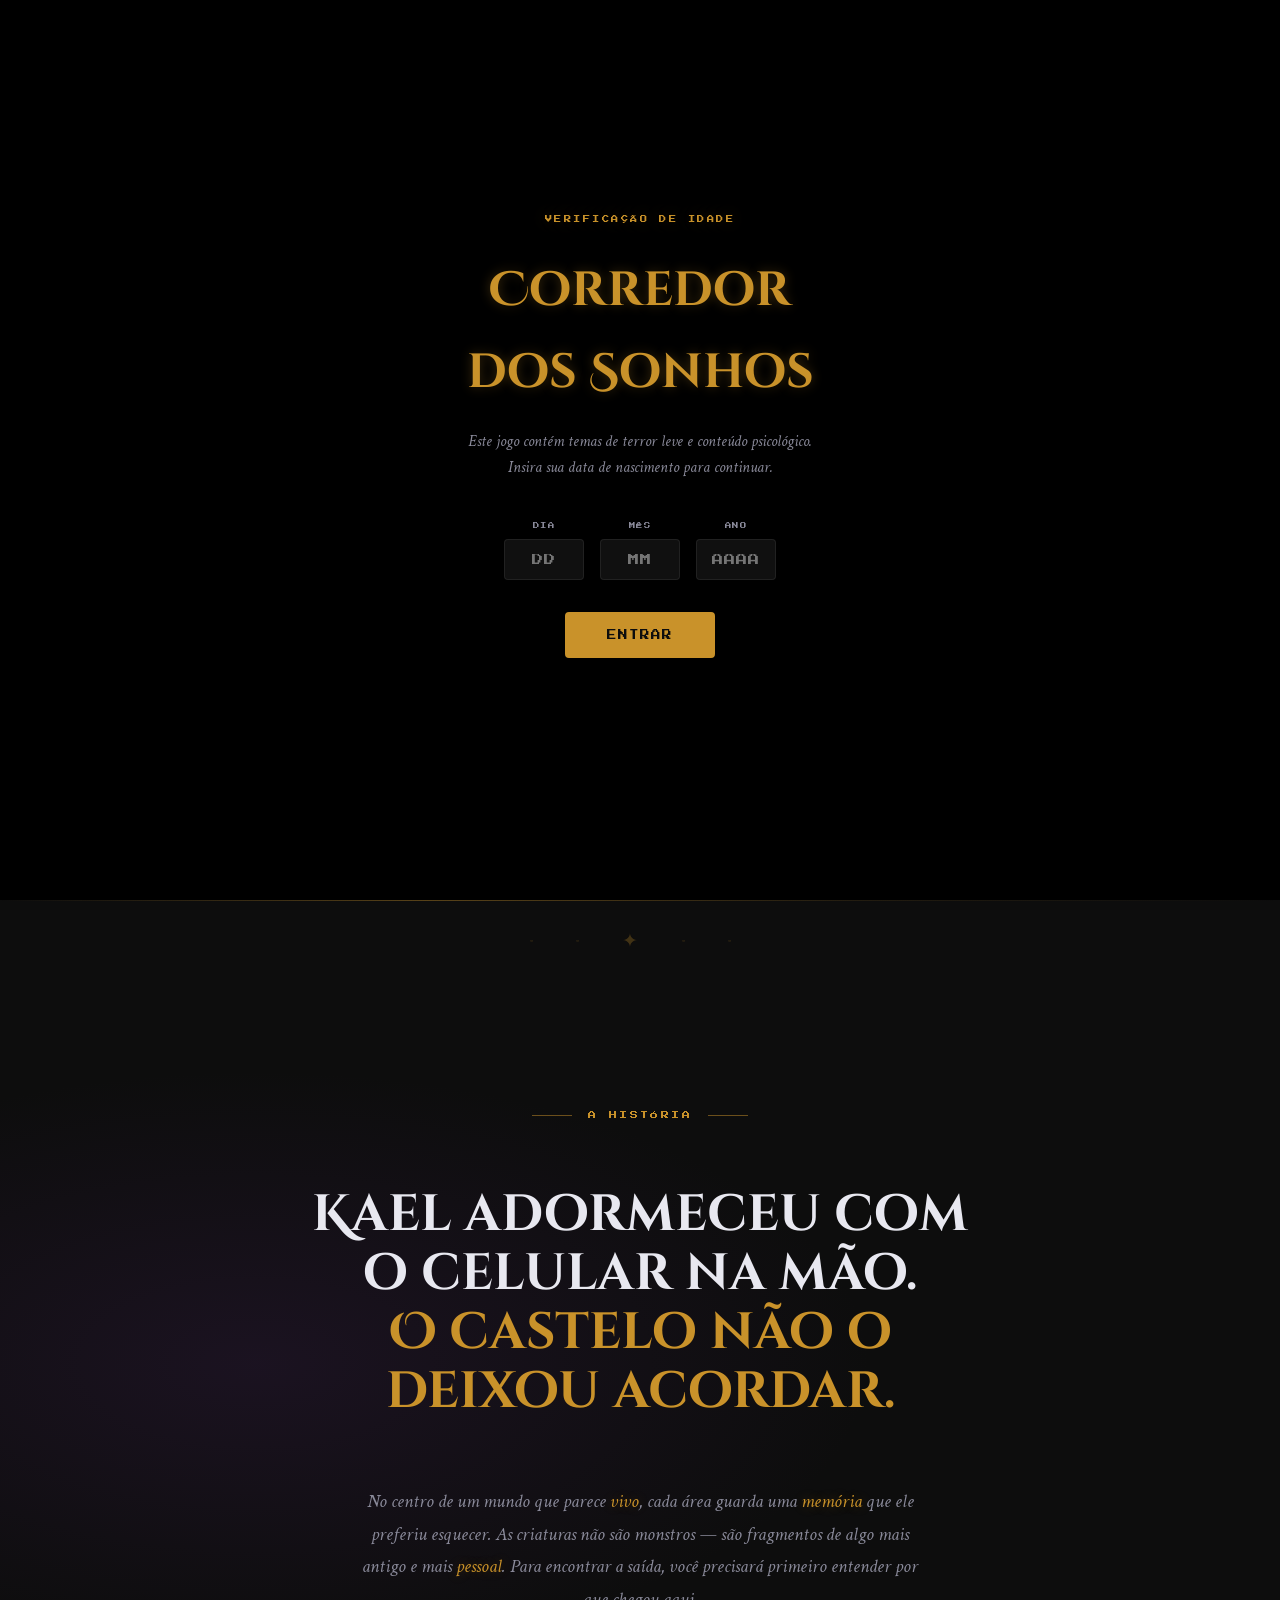
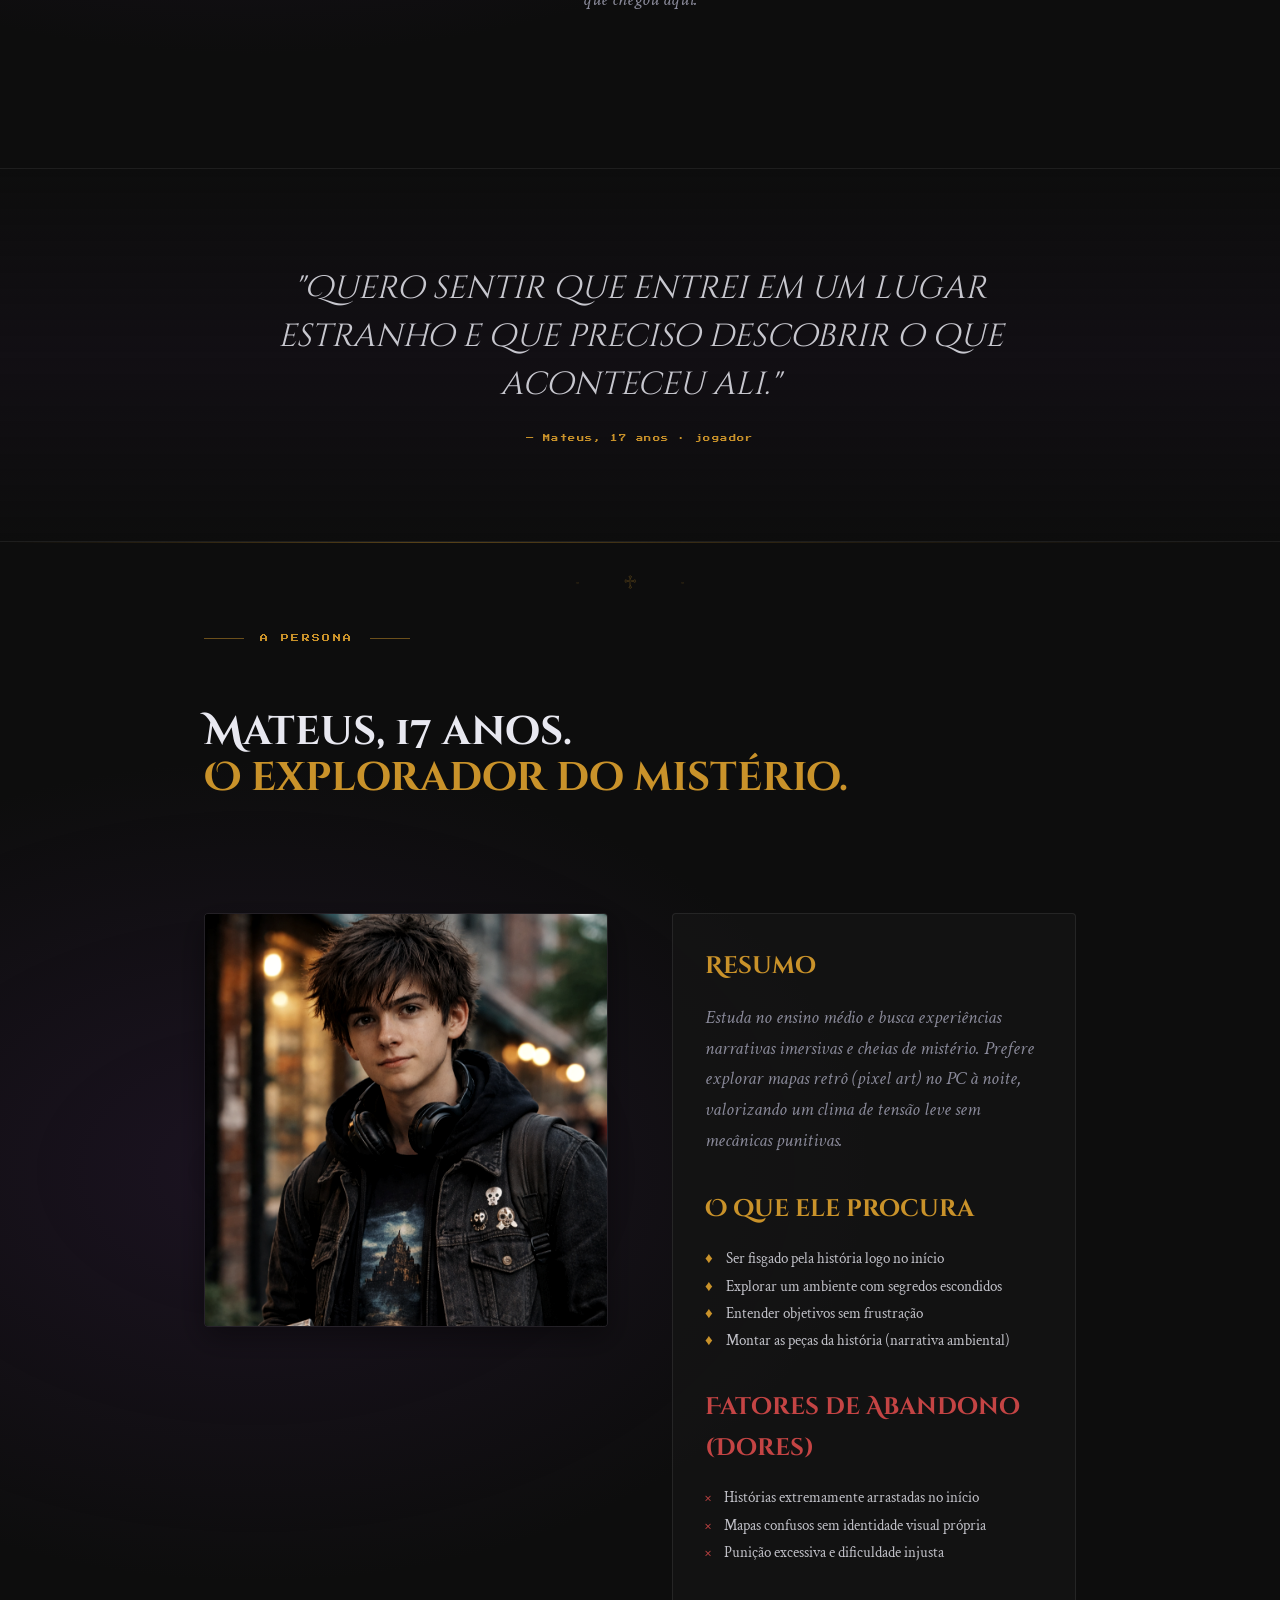
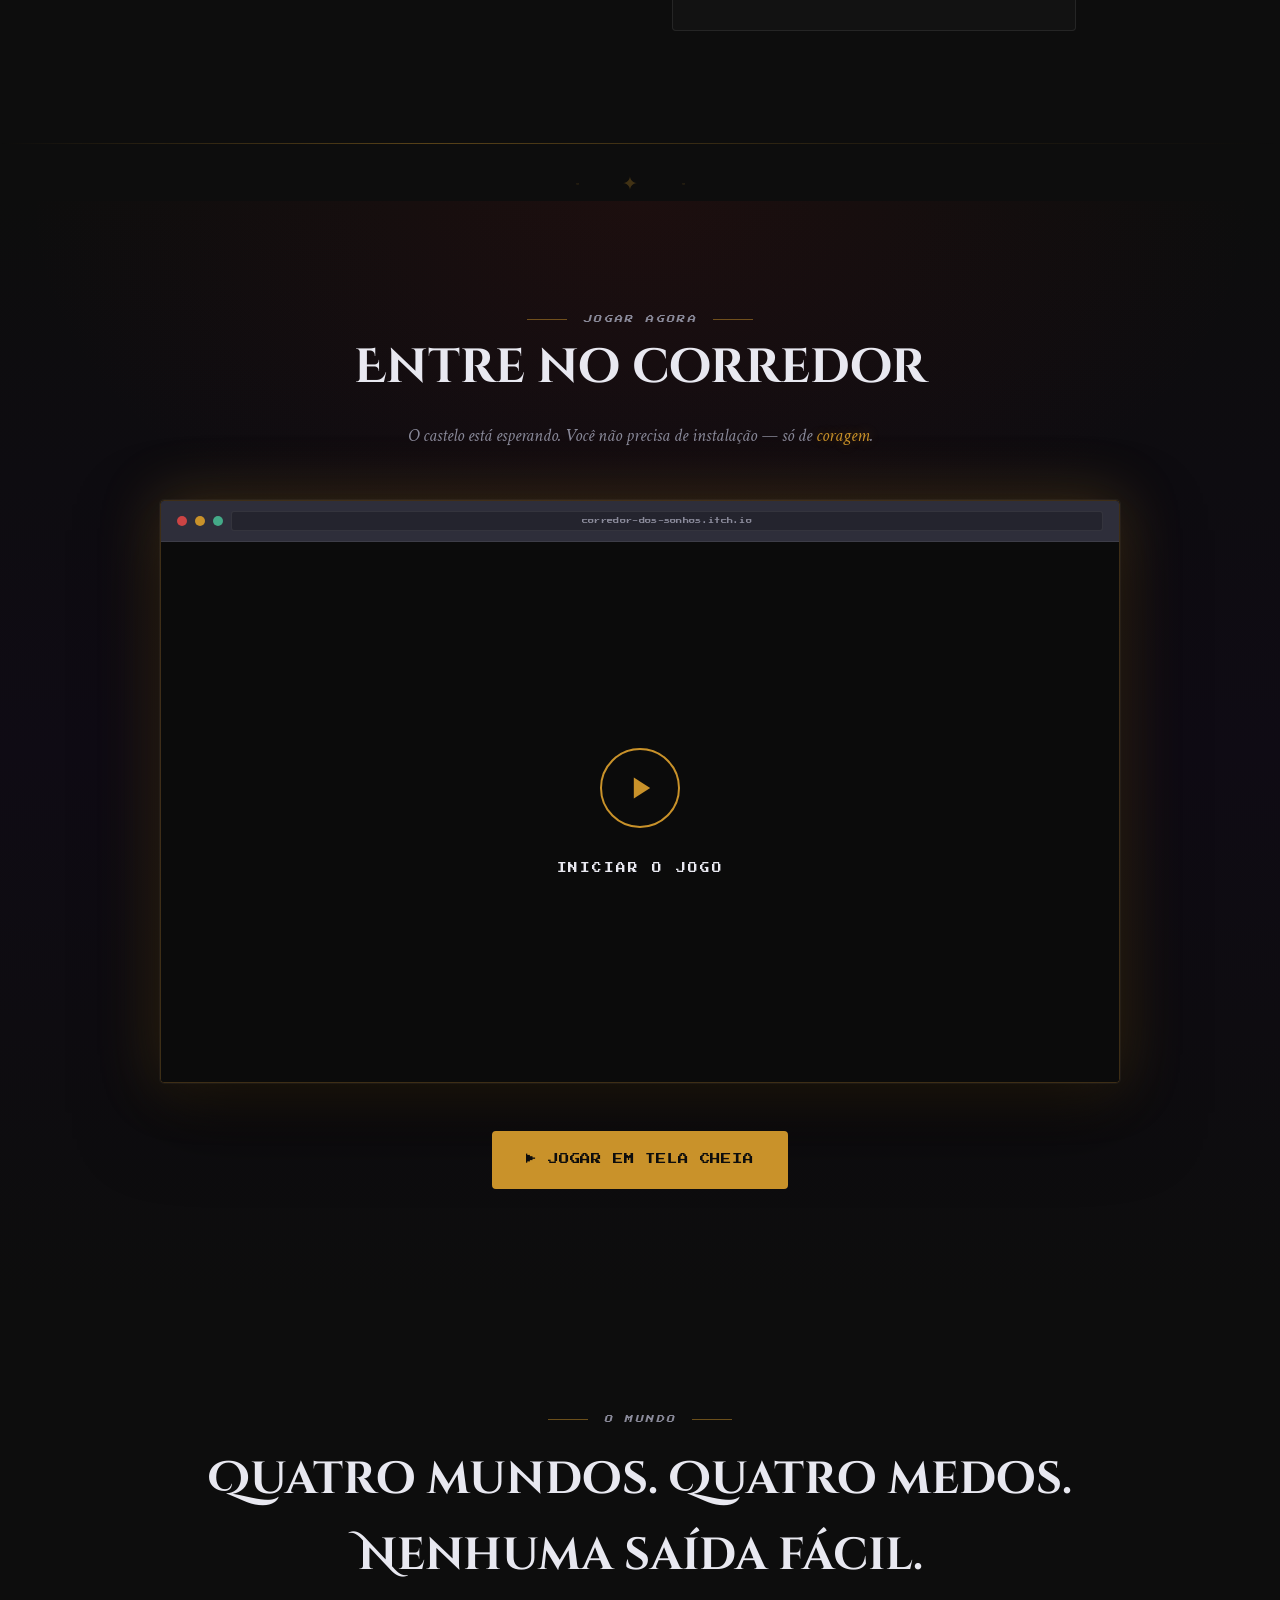
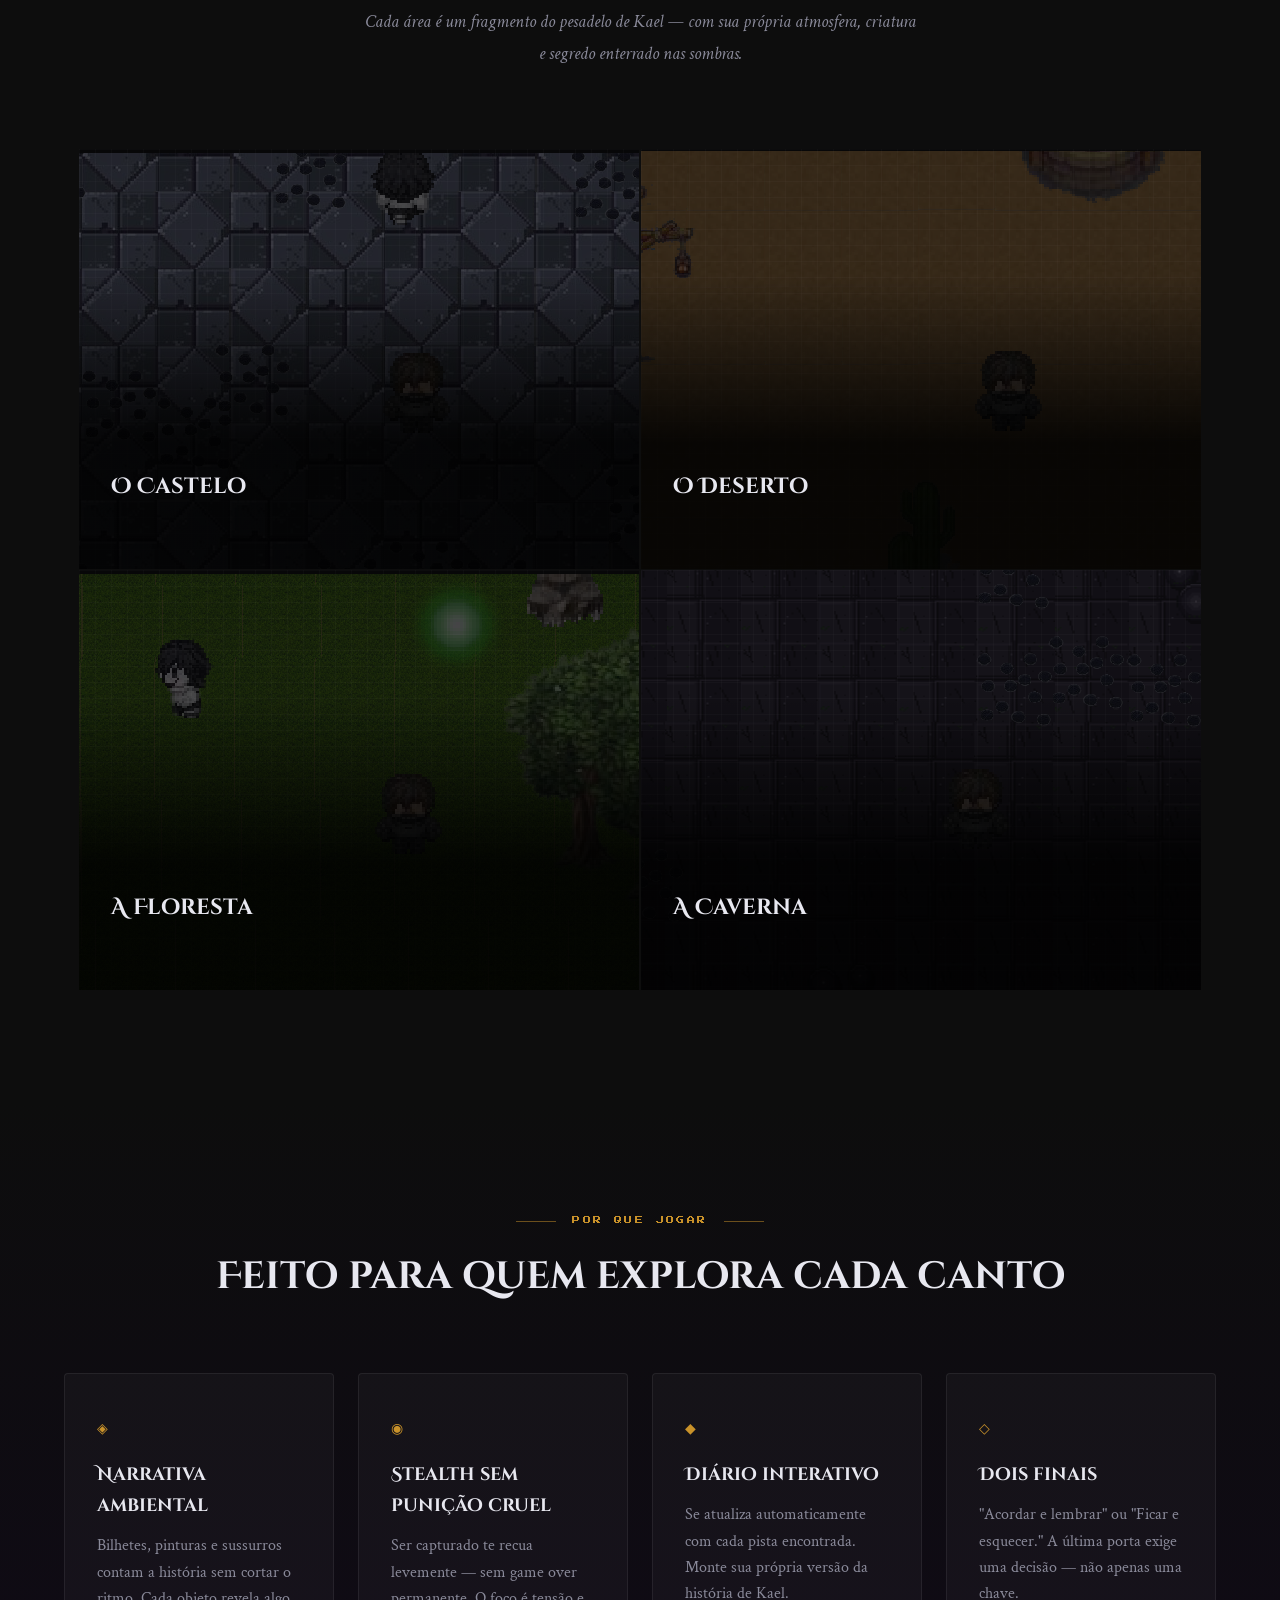
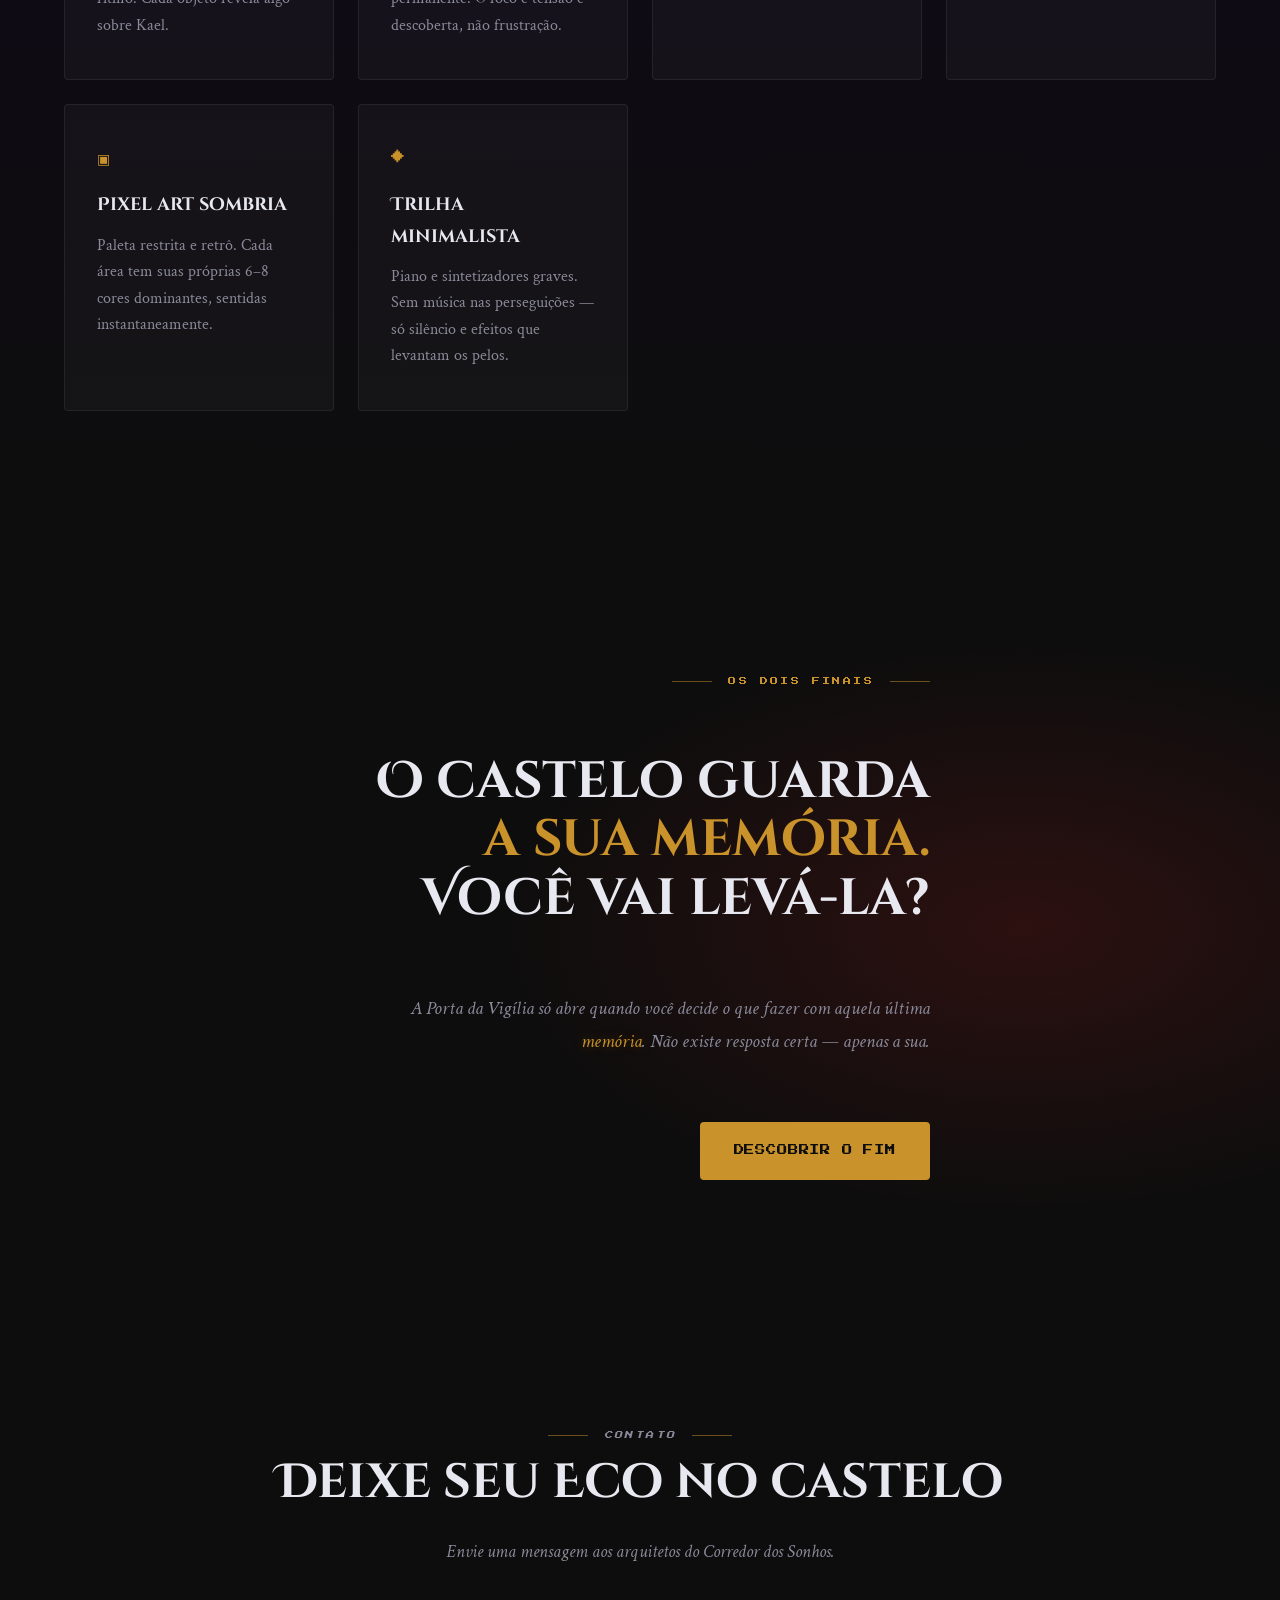
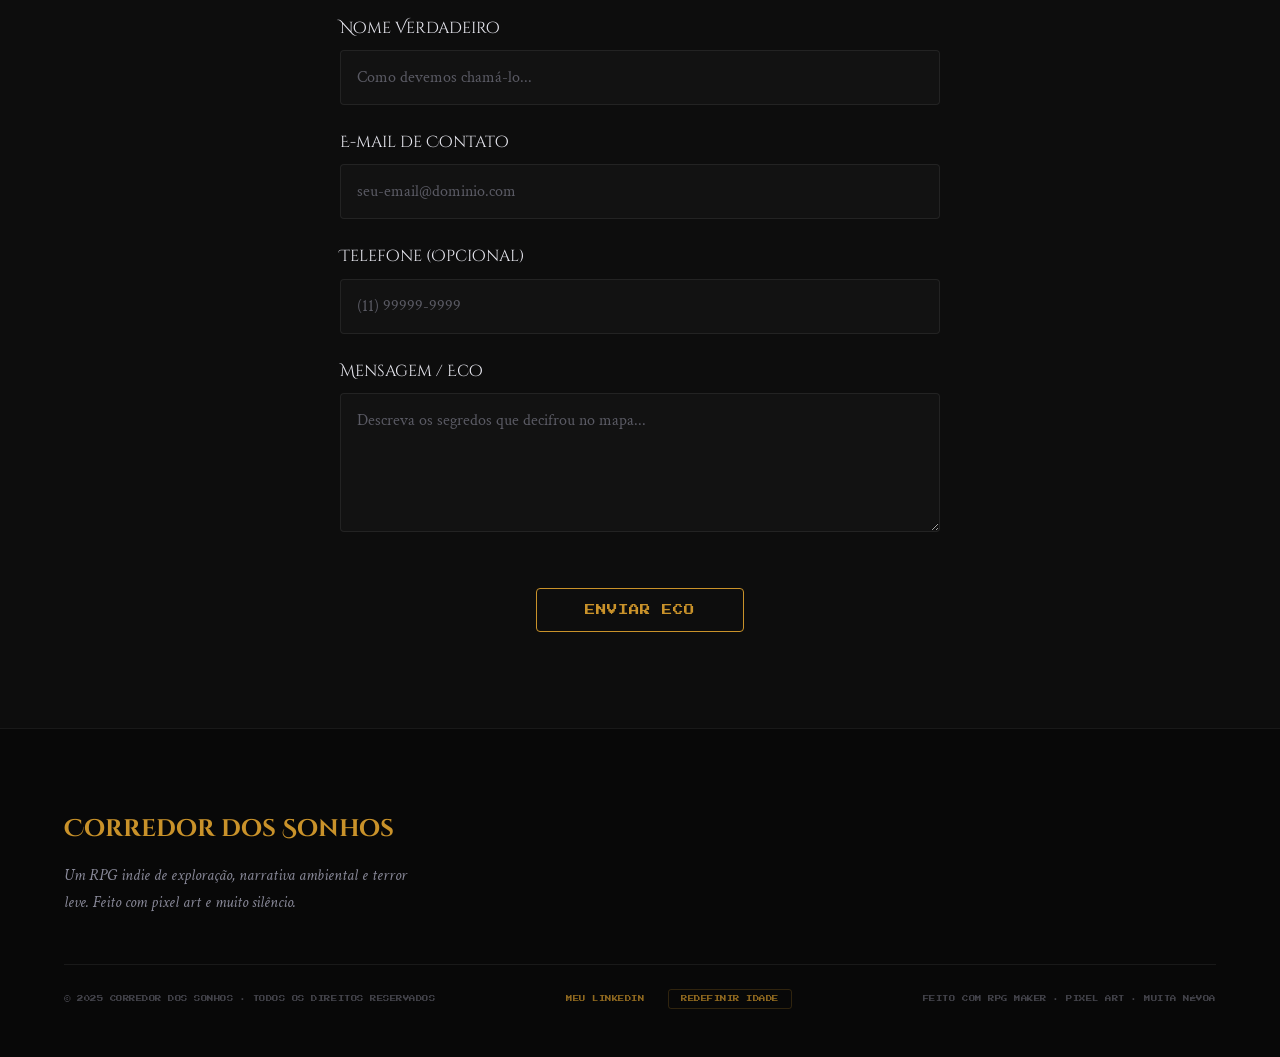
<file: index.html>
<!DOCTYPE html>
<html lang="pt-BR" data-theme="dark">
<head>
  <meta charset="UTF-8" />
  <meta name="viewport" content="width=device-width, initial-scale=1.0" />
  <title>Corredor dos Sonhos</title>
  <link rel="preconnect" href="https://fonts.googleapis.com" />
  <link rel="preconnect" href="https://fonts.gstatic.com" crossorigin />
  <link href="https://fonts.googleapis.com/css2?family=Cinzel+Decorative:wght@400;700;900&family=Crimson+Text:ital,wght@0,400;0,600;1,400&family=Press+Start+2P&display=swap" rel="stylesheet" />
  <link rel="stylesheet" href="./style.css" />
  <link rel="icon" type="image/svg+xml" href="./favicon.svg">
</head>
<body>

  <!-- ─── ALERTA DE GRANDE LANÇAMENTO ─── -->
  <div id="launch-alert" class="launch-alert">
    <div class="launch-alert-inner">
      <p class="launch-alert-label">✦ GRANDE LANÇAMENTO ✦</p>
      <h2 class="launch-alert-title">O Castelo Abriu Suas Portas</h2>
      <p class="launch-alert-desc">Corredor dos Sonhos está disponível agora. O pesadelo começa hoje.</p>
      <button class="launch-alert-close" id="launch-alert-close">ENTRAR NO CASTELO</button>
    </div>
  </div>

  <!-- ─── VERIFICAÇÃO DE IDADE ─── -->
  <div id="age-gate">
    <div class="age-gate-content">
      <p class="age-gate-label">VERIFICAÇÃO DE IDADE</p>
      <h2 class="age-gate-title"><span class="zigzag">Corredor dos Sonhos</span></h2>
      <p class="age-gate-desc">Este jogo contém temas de terror leve e conteúdo psicológico.<br>Insira sua data de nascimento para continuar.</p>
      <div class="age-gate-inputs" id="age-inputs">
        <div class="age-field">
          <label for="age-day">DIA</label>
          <input type="number" id="age-day" min="1" max="31" placeholder="DD" />
        </div>
        <div class="age-field">
          <label for="age-month">MÊS</label>
          <input type="number" id="age-month" min="1" max="12" placeholder="MM" />
        </div>
        <div class="age-field">
          <label for="age-year">ANO</label>
          <input type="number" id="age-year" min="1900" max="2026" placeholder="AAAA" />
        </div>
      </div>
      <button class="age-gate-btn" id="age-submit">ENTRAR</button>
      <p class="age-gate-error" id="age-error"></p>
    </div>
    <div class="age-gate-blocked" id="age-blocked">
      <p class="age-blocked-icon">🚫</p>
      <h2 class="age-blocked-title">Acesso negado</h2>
      <p class="age-blocked-msg">Você precisa ter pelo menos <strong>18 anos</strong> para acessar este conteúdo.</p>
      <p class="age-blocked-sub">Volte quando for mais velho. O castelo não vai a lugar nenhum.</p>
    </div>
  </div>

  <!-- ─── INTRO OVERLAY ─── -->
  <div id="intro">
    <div class="intro-stars"></div>
    <img src="./moon.png" alt="Lua" class="intro-moon" id="intro-moon" />
    <p class="intro-line">você está dormindo...</p>
    <p class="intro-line amber">mas o castelo está acordado.</p>
    <p class="intro-line red">ele te conhece.</p>
    <p class="intro-line">ele lembra de tudo que você tentou esquecer.</p>
    <p class="intro-title">Corredor dos Sonhos</p>
    <button class="intro-skip" id="skip-btn">PULAR ▶</button>
  </div>

  <!-- ─── NAV ─── -->
  <nav>
    <div class="nav-container">
      <a href="#" class="nav-logo">CORREDOR DOS SONHOS</a>
      <div class="hamburger" id="hamburger">
        <span></span><span></span><span></span>
      </div>
      <ul class="nav-links" id="nav-links">
        <li><a href="#historia">História</a></li>
        <li><a href="#persona">Persona</a></li>
        <li><a href="#alas">O Mundo</a></li>
        <li><a href="#destaques">Destaques</a></li>
        <li><a href="#contato">Contato</a></li>
        <li class="nav-highlight"><a href="jogar.html">Jogar Agora</a></li>
        <li>
          <button class="theme-toggle" id="theme-toggle" title="Alternar tema" aria-label="Alternar tema claro/escuro">☀️</button>
        </li>
      </ul>
    </div>
  </nav>

  <!-- ─── HERO ─── -->
  <section class="hero">
    <div class="orb orb-1"></div>
    <div class="orb orb-2"></div>
    <div class="orb orb-3"></div>
    <div class="hero-content">
      <p class="hero-eyebrow">RPG indie · pixel art · terror leve</p>
      <h1 class="hero-title">Corredor<br><span>dos Sonhos</span></h1>
      <p class="hero-tagline">"Você <span class="zigzag">adormeceu</span>. O castelo <span class="zigzag">acordou</span> antes de você."</p>
      <div class="hero-buttons">
        <a class="btn-play" href="jogar.html">▶ ENTRAR NO CASTELO</a>
        <a class="btn-outline" href="#historia">DESCOBRIR A HISTÓRIA</a>
      </div>
    </div>
    <div class="hero-scroll">
      <span>DESCER</span>
      <div class="scroll-line"></div>
    </div>
  </section>

  <div class="divider"></div>
  <div class="section-rune">· · ✦ · ·</div>

  <!-- ─── HISTÓRIA ─── -->
  <section id="historia" class="cinematic">
    <div class="cinematic-body reveal" style="text-align:center; margin:0 auto;">
      <div class="section-label" style="justify-content:center;">A história</div>
      <h2>Kael adormeceu com o celular na mão.<br><em>O castelo não o deixou acordar.</em></h2>
      <p>
        No centro de um mundo que parece <span class="zigzag">vivo</span>, cada área guarda uma <span class="zigzag">memória</span> que ele preferiu esquecer.
        As criaturas não são monstros — são fragmentos de algo mais antigo e mais <span class="zigzag">pessoal</span>.
        Para encontrar a saída, você precisará primeiro entender por que chegou aqui.
      </p>
    </div>
  </section>

  <div class="quote-section">
    <blockquote>"Quero sentir que entrei em um lugar estranho e que preciso descobrir o que aconteceu ali."</blockquote>
    <cite>— Mateus, 17 anos · jogador</cite>
  </div>

  <div class="divider"></div>
  <div class="section-rune">· ♱ ·</div>

  <!-- ─── PERSONA ─── -->
  <section id="persona" class="cinematic">
    <div class="cinematic-body reveal" style="max-width:1000px; text-align:left; margin:0 auto; padding-top:2rem;">
      <div class="section-label" style="justify-content:flex-start;">A Persona</div>
      <h2 style="font-size:2.5rem; text-align:left; margin-bottom:3rem;">Mateus, 17 anos.<br><em>O explorador do mistério.</em></h2>
      <div class="persona-layout">
        <div class="persona-image-wrapper">
          <img src="persona/persona.png" alt="Retrato da Persona" class="persona-img">
        </div>
        <div class="persona-content">
          <div class="persona-card">
            <h3 class="persona-card-title amber">Resumo</h3>
            <p class="persona-card-text">Estuda no ensino médio e busca experiências narrativas imersivas e cheias de mistério. Prefere explorar mapas retrô (pixel art) no PC à noite, valorizando um clima de tensão leve sem mecânicas punitivas.</p>
            <h3 class="persona-card-title amber">O que ele procura</h3>
            <ul class="persona-list">
              <li><span class="persona-bullet amber">♦</span> Ser fisgado pela história logo no início</li>
              <li><span class="persona-bullet amber">♦</span> Explorar um ambiente com segredos escondidos</li>
              <li><span class="persona-bullet amber">♦</span> Entender objetivos sem frustração</li>
              <li><span class="persona-bullet amber">♦</span> Montar as peças da história (narrativa ambiental)</li>
            </ul>
            <h3 class="persona-card-title red">Fatores de Abandono (Dores)</h3>
            <ul class="persona-list">
              <li><span class="persona-bullet red">×</span> Histórias extremamente arrastadas no início</li>
              <li><span class="persona-bullet red">×</span> Mapas confusos sem identidade visual própria</li>
              <li><span class="persona-bullet red">×</span> Punição excessiva e dificuldade injusta</li>
            </ul>
          </div>
        </div>
      </div>
    </div>
  </section>

  <div class="divider"></div>
  <div class="section-rune">· ✦ ·</div>

  <!-- ─── JOGAR ─── -->
  <section id="jogar">
    <div class="play-header reveal">
      <p class="section-label" style="justify-content:center;">Jogar agora</p>
      <h2>Entre no corredor</h2>
      <p>O castelo está esperando. Você não precisa de instalação — só de <span class="zigzag">coragem</span>.</p>
    </div>

    <!-- IFRAME DO JOGO -->
    <div class="iframe-wrapper reveal" style="margin-top: 3rem; margin-bottom: 3rem;">
      <div class="iframe-topbar">
        <div class="iframe-dot red"></div>
        <div class="iframe-dot amber"></div>
        <div class="iframe-dot green"></div>
        <div class="iframe-url">corredor-dos-sonhos.itch.io</div>
      </div>
      <iframe class="game-iframe" id="game-iframe" src="about:blank"
        data-src="./corredor_dos_sonhos/index.html"
        allowfullscreen title="Corredor dos Sonhos — Jogar no navegador"></iframe>
      <div class="iframe-overlay" id="iframe-overlay">
        <div class="play-icon" id="play-btn">
          <svg viewBox="0 0 24 24"><polygon points="5,3 19,12 5,21" /></svg>
        </div>
        <p class="play-label">INICIAR O JOGO</p>
      </div>
    </div>

    <div style="text-align: center;" class="reveal reveal-delay-1">
      <a class="btn-play" href="jogar.html" style="display: inline-flex;">▶ JOGAR EM TELA CHEIA</a>
    </div>
  </section>

  <!-- ─── ÁREAS DO MUNDO ─── -->
  <section id="alas">
    <div class="section-header reveal">
      <p class="section-label" style="justify-content:center; margin-bottom:1rem;">O mundo</p>
      <h2>Quatro mundos. Quatro medos.<br>Nenhuma saída fácil.</h2>
      <p>Cada área é um fragmento do pesadelo de Kael — com sua própria atmosfera, criatura e segredo enterrado nas sombras.</p>
    </div>
    <div class="alas-grid">
      <div class="ala-card ala-1 reveal">
        <div class="ala-bg"></div>
        <div class="ala-content">
          <p class="ala-num">ÁREA 01 ·</p>
          <h3>O Castelo</h3>
          <p class="ala-theme">Pedra e penumbra · Paleta cinza e roxo profundo</p>
          <p>Corredores de pedra que ecoam seus passos. A <span class="zigzag">Sombra</span> que patrulha aqui conhece cada segredo escondido nas paredes — e ela já te viu antes de você entrar.</p>
        </div>
      </div>
      <div class="ala-card ala-2 reveal reveal-delay-1">
        <div class="ala-bg"></div>
        <div class="ala-content">
          <p class="ala-num">ÁREA 02 ·</p>
          <h3>O Deserto</h3>
          <p class="ala-theme">Areia e silêncio abrasador · Paleta âmbar e ocre</p>
          <p>O calor distorce o horizonte. A criatura aqui não persegue — ela <span class="zigzag">espera</span>, enterrada sob a areia, sentindo cada vibração do solo sob seus pés.</p>
        </div>
      </div>
      <div class="ala-card ala-3 reveal reveal-delay-2">
        <div class="ala-bg"></div>
        <div class="ala-content">
          <p class="ala-num">ÁREA 03 ·</p>
          <h3>A Floresta</h3>
          <p class="ala-theme">Verde sombrio e névoa espessa · Paleta esmeralda e trevas</p>
          <p>As árvores bloqueiam a luz e conhecem seu nome. A Figura que vive aqui se move entre galhos sem tocar o <span class="zigzag">chão</span> — e te viu antes de você perceber.</p>
        </div>
      </div>
      <div class="ala-card ala-4 reveal reveal-delay-3">
        <div class="ala-bg"></div>
        <div class="ala-content">
          <p class="ala-num">ÁREA 04 ·</p>
          <h3>A Caverna</h3>
          <p class="ala-theme">Rocha e trevas profundas · Paleta azul escuro e cinza frio</p>
          <p>O <span class="zigzag">Eco</span> ressoa antes dos seus passos. O que vive nessas profundezas não precisa enxergar para te encontrar — ele sente a vibração de tudo.</p>
        </div>
      </div>
    </div>
  </section>

  <!-- ─── DESTAQUES ─── -->
  <section id="destaques">
    <div class="section-header reveal">
      <p class="section-label" style="justify-content:center; margin-bottom:1rem;">Por que jogar</p>
      <h2>Feito para quem explora cada canto</h2>
    </div>
    <div class="features-grid">
      <div class="feature-card reveal">
        <span class="feature-icon">◈</span>
        <h3>Narrativa ambiental</h3>
        <p>Bilhetes, pinturas e sussurros contam a história sem cortar o ritmo. Cada objeto revela algo sobre Kael.</p>
      </div>
      <div class="feature-card reveal reveal-delay-1">
        <span class="feature-icon">◉</span>
        <h3>Stealth sem punição cruel</h3>
        <p>Ser capturado te recua levemente — sem game over permanente. O foco é tensão e descoberta, não frustração.</p>
      </div>
      <div class="feature-card reveal reveal-delay-2">
        <span class="feature-icon">◆</span>
        <h3>Diário interativo</h3>
        <p>Se atualiza automaticamente com cada pista encontrada. Monte sua própria versão da história de Kael.</p>
      </div>
      <div class="feature-card reveal reveal-delay-3">
        <span class="feature-icon">◇</span>
        <h3>Dois finais</h3>
        <p>"Acordar e lembrar" ou "Ficar e esquecer." A última porta exige uma decisão — não apenas uma chave.</p>
      </div>
      <div class="feature-card reveal">
        <span class="feature-icon">▣</span>
        <h3>Pixel art sombria</h3>
        <p>Paleta restrita e retrô. Cada área tem suas próprias 6–8 cores dominantes, sentidas instantaneamente.</p>
      </div>
      <div class="feature-card reveal reveal-delay-1">
        <span class="feature-icon">♦</span>
        <h3>Trilha minimalista</h3>
        <p>Piano e sintetizadores graves. Sem música nas perseguições — só silêncio e efeitos que levantam os pelos.</p>
      </div>
    </div>
  </section>

  <!-- ─── CTA DOS FINAIS ─── -->
  <section class="cinematic cinematic-cta">
    <div class="cinematic-body right reveal">
      <div class="section-label">Os dois finais</div>
      <h2>O castelo guarda<br><em>a sua memória.</em><br>Você vai levá-la?</h2>
      <p>A Porta da Vigília só abre quando você decide o que fazer com aquela última <span class="zigzag">memória</span>. Não existe resposta certa — apenas a sua.</p>
      <div><a class="btn-play" href="jogar.html">DESCOBRIR O FIM</a></div>
    </div>
  </section>

  <!-- ─── CONTATO ─── -->
  <section id="contato">
    <div class="play-header reveal">
      <p class="section-label" style="justify-content:center;">Contato</p>
      <h2>Deixe seu Eco no castelo</h2>
      <p>Envie uma mensagem aos arquitetos do Corredor dos Sonhos.</p>
    </div>
    <div class="form-wrapper reveal reveal-delay-1">
      <form id="contact-form" class="contact-form" action="#" method="POST">
        <div class="form-group">
          <label for="nome">Nome Verdadeiro</label>
          <input type="text" id="nome" name="nome" placeholder="Como devemos chamá-lo..." required>
        </div>
        <div class="form-group">
          <label for="email">E-mail de Contato</label>
          <input type="email" id="email" name="email" placeholder="seu-email@dominio.com" required>
        </div>
        <div class="form-group">
          <label for="telefone">Telefone (Opcional)</label>
          <input type="tel" id="telefone" name="telefone" placeholder="(11) 99999-9999">
        </div>
        <div class="form-group">
          <label for="mensagem">Mensagem / Eco</label>
          <textarea id="mensagem" name="mensagem" rows="5" placeholder="Descreva os segredos que decifrou no mapa..." required></textarea>
        </div>
        <div style="text-align:center; margin-top:2rem;">
          <button type="submit" class="btn-submit">ENVIAR ECO</button>
        </div>
      </form>
    </div>
  </section>

  <!-- ─── FOOTER ─── -->
  <footer>
    <div class="footer-inner">
      <div class="footer-brand">
        <h3>Corredor dos Sonhos</h3>
        <p>Um RPG indie de exploração, narrativa ambiental e terror leve. Feito com pixel art e muito silêncio.</p>
      </div>
    </div>
    <div class="footer-copy">
      <p>© 2025 CORREDOR DOS SONHOS · TODOS OS DIREITOS RESERVADOS</p>
      <div class="footer-actions">
        <a href="https://linkedin.com/" target="_blank" class="footer-link">MEU LINKEDIN</a>
        <button id="footer-redefine-btn" class="footer-redefine-btn">REDEFINIR IDADE</button>
      </div>
      <p>FEITO COM RPG MAKER · PIXEL ART · MUITA NÉVOA</p>
    </div>
  </footer>

  <script src="./script.js" defer></script>
  <audio id="bg-music" src="./music.mp3" loop hidden></audio>

</body>
</html>
</file>
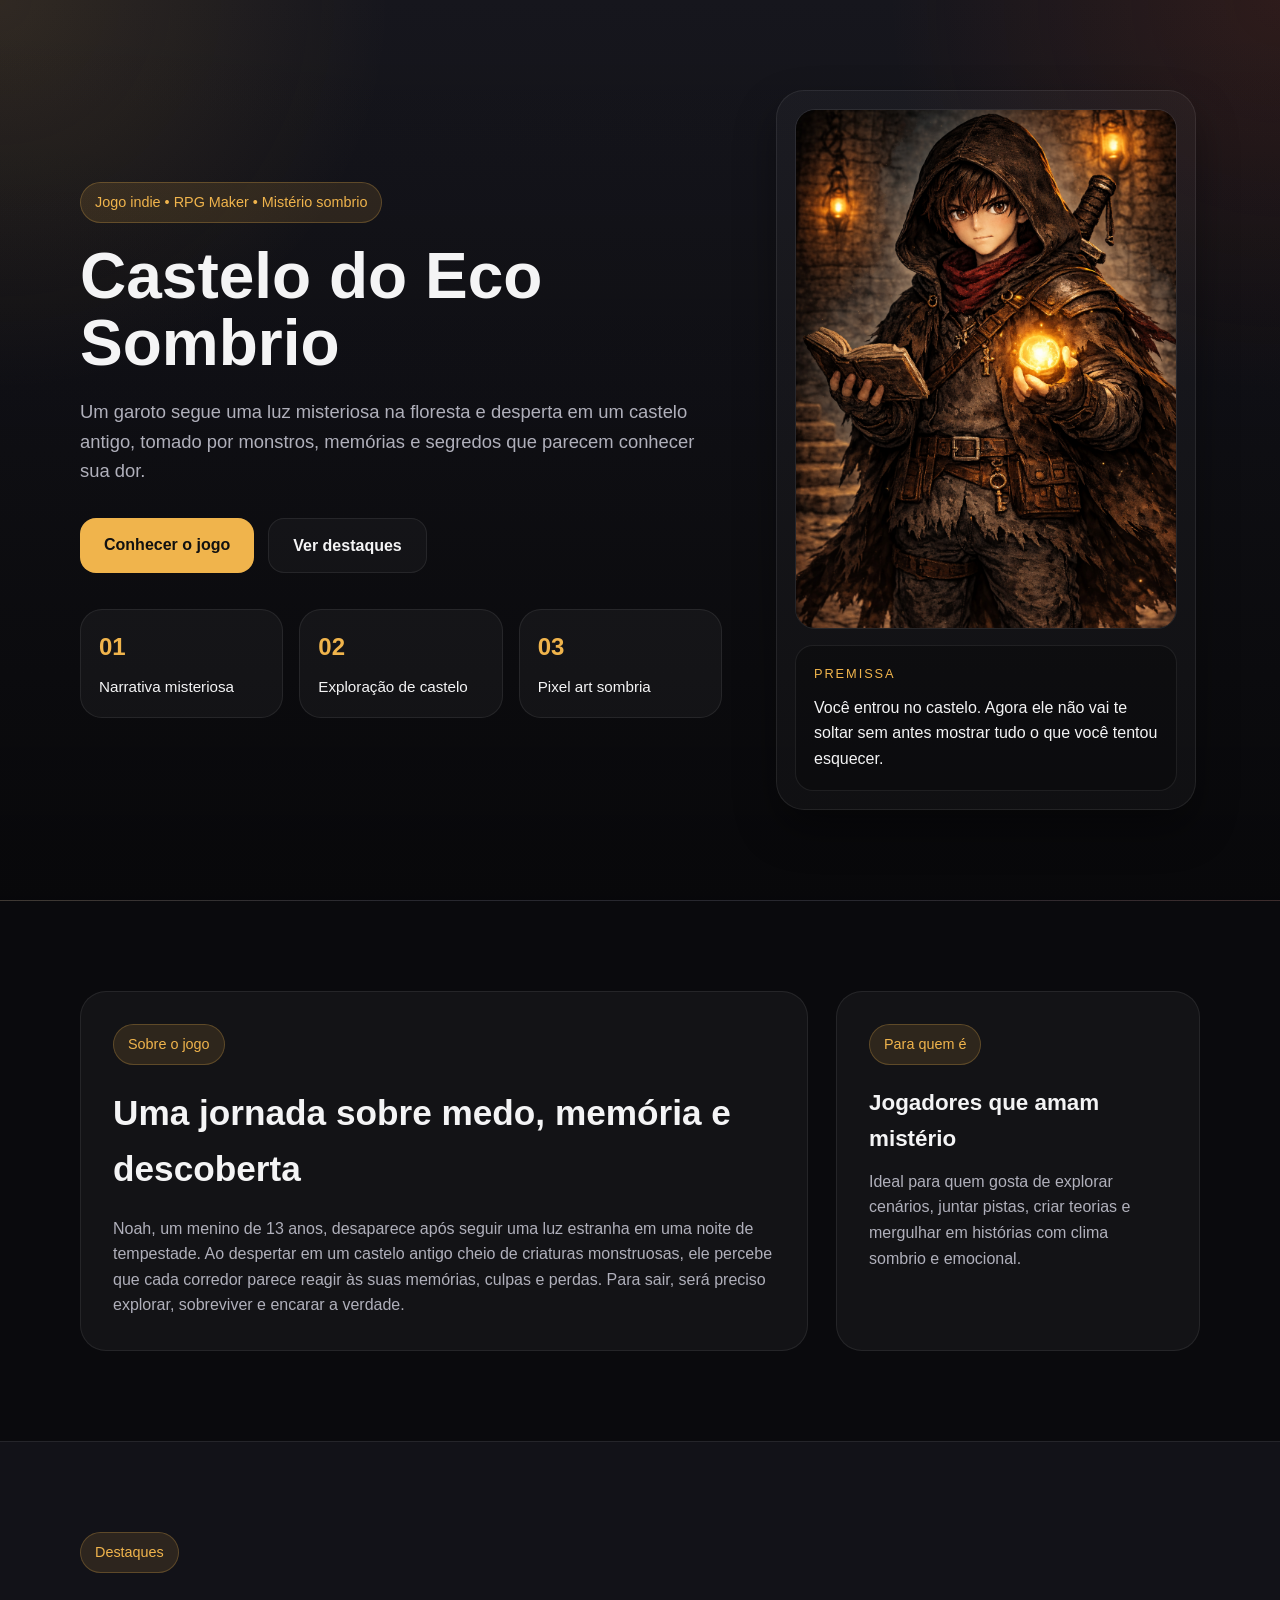
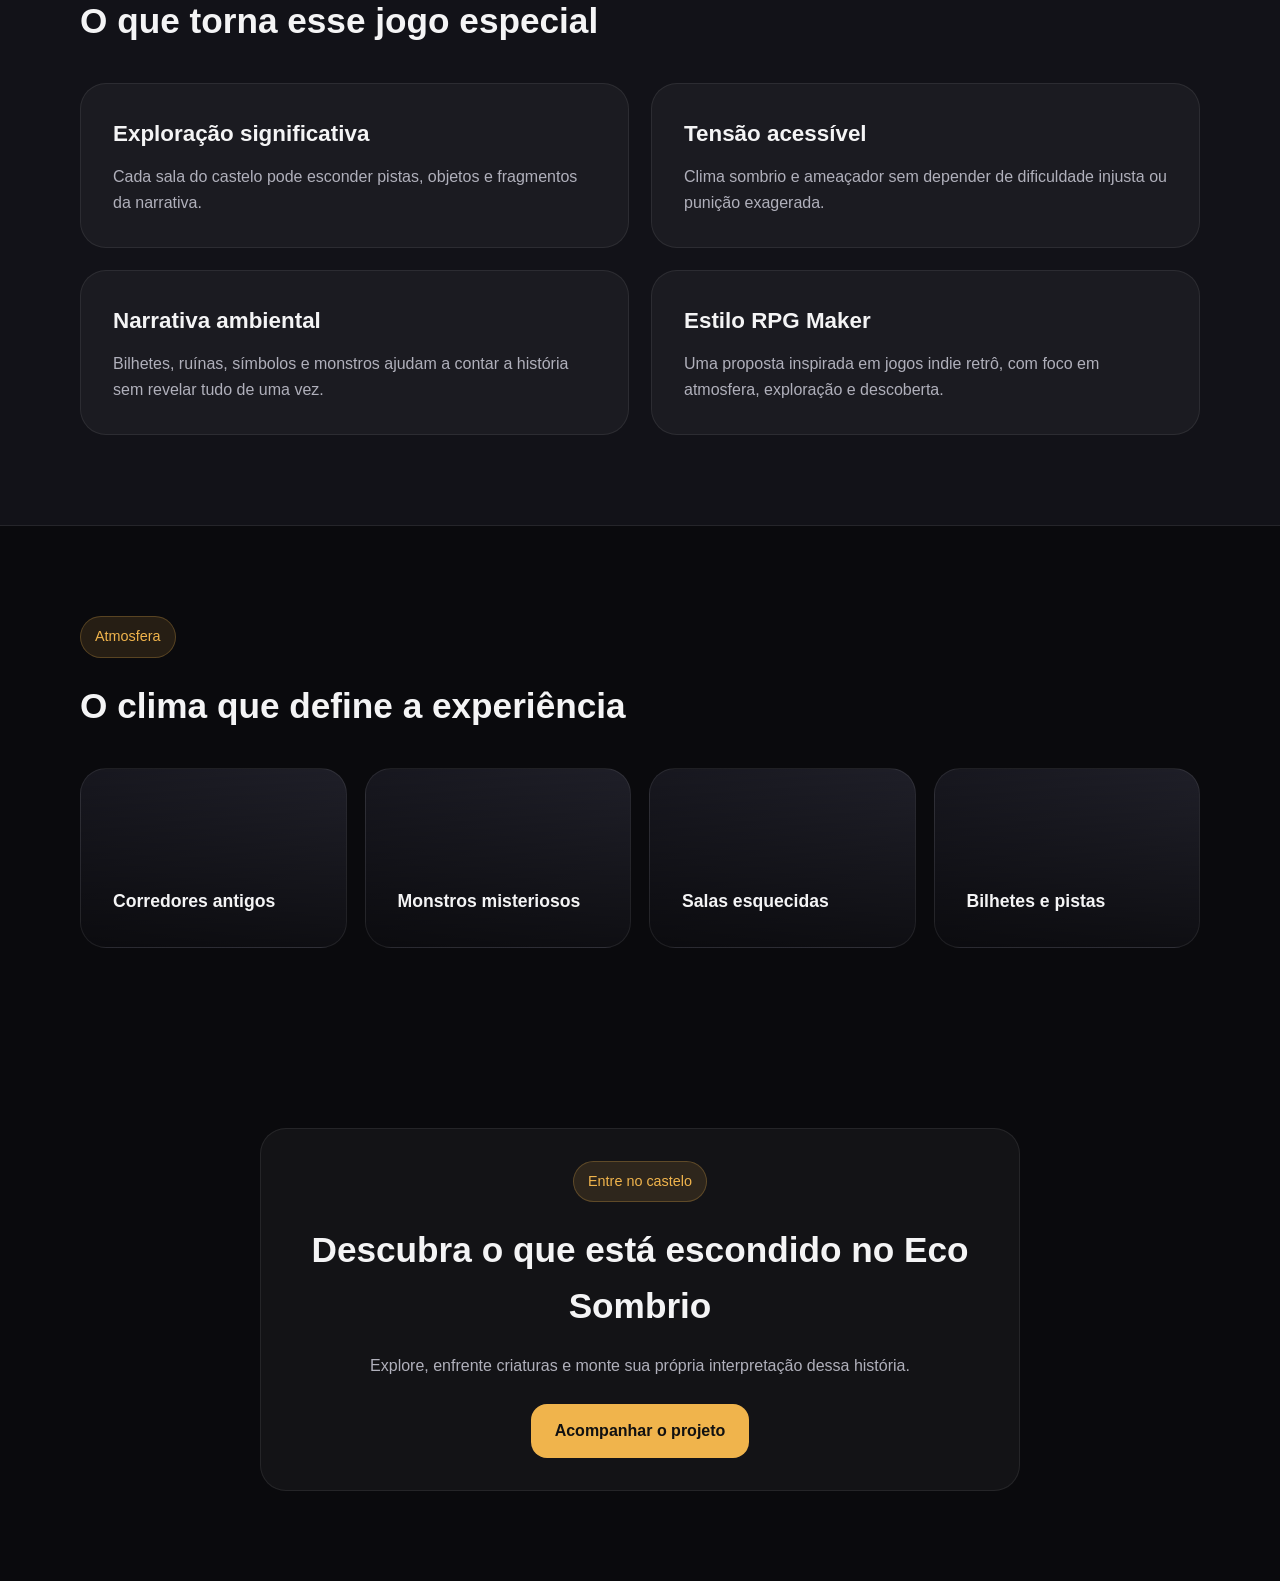
<file: site/index.html>
<!DOCTYPE html>
<html lang="pt-BR">
    <head>
        <meta charset="UTF-8" />
        <meta name="viewport" content="width=device-width, initial-scale=1.0" />
        <title>Castelo do Eco Sombrio</title>
        <link rel="stylesheet" href="style.css" />
        <link rel="icon" type="image/png" href="icon.png">
    </head>
    <body>
        <header class="hero">
            <div class="overlay"></div>
            <div class="container hero-content">
                <div class="hero-text">
                    <span class="tag">Jogo indie • RPG Maker • Mistério
                        sombrio</span>
                    <h1>Castelo do Eco Sombrio</h1>
                    <p>
                        Um garoto segue uma luz misteriosa na floresta e
                        desperta em um castelo
                        antigo, tomado por monstros, memórias e segredos que
                        parecem conhecer sua dor.
                    </p>

                    <div class="hero-buttons">
                        <a href="#sobre" class="btn primary">Conhecer o jogo</a>
                        <a href="#destaques" class="btn secondary">Ver
                            destaques</a>
                    </div>

                    <div class="hero-cards">
                        <div class="mini-card">
                            <h3>01</h3>
                            <p>Narrativa misteriosa</p>
                        </div>
                        <div class="mini-card">
                            <h3>02</h3>
                            <p>Exploração de castelo</p>
                        </div>
                        <div class="mini-card">
                            <h3>03</h3>
                            <p>Pixel art sombria</p>
                        </div>
                    </div>
                </div>

                <div class="hero-image">
                    <div class="image-card">
                        <img src="./personagem.png" alt="Persona do jogador" />
                        <div class="image-caption">
                            <span>Premissa</span>
                            <p>
                                Você entrou no castelo. Agora ele não vai te
                                soltar sem antes
                                mostrar tudo o que você tentou esquecer.
                            </p>
                        </div>
                    </div>
                </div>
            </div>
        </header>

        <section id="sobre" class="section">
            <div class="container about">
                <div class="about-main">
                    <span class="section-tag">Sobre o jogo</span>
                    <h2>Uma jornada sobre medo, memória e descoberta</h2>
                    <p>
                        Noah, um menino de 13 anos, desaparece após seguir uma
                        luz estranha em
                        uma noite de tempestade. Ao despertar em um castelo
                        antigo cheio de
                        criaturas monstruosas, ele percebe que cada corredor
                        parece reagir às
                        suas memórias, culpas e perdas. Para sair, será preciso
                        explorar,
                        sobreviver e encarar a verdade.
                    </p>
                </div>

                <div class="about-side">
                    <span class="section-tag">Para quem é</span>
                    <h3>Jogadores que amam mistério</h3>
                    <p>
                        Ideal para quem gosta de explorar cenários, juntar
                        pistas, criar teorias
                        e mergulhar em histórias com clima sombrio e emocional.
                    </p>
                </div>
            </div>
        </section>

        <section id="destaques" class="section dark">
            <div class="container">
                <div class="section-header">
                    <span class="section-tag">Destaques</span>
                    <h2>O que torna esse jogo especial</h2>
                </div>

                <div class="features">
                    <div class="feature-card">
                        <h3>Exploração significativa</h3>
                        <p>
                            Cada sala do castelo pode esconder pistas, objetos e
                            fragmentos da narrativa.
                        </p>
                    </div>

                    <div class="feature-card">
                        <h3>Tensão acessível</h3>
                        <p>
                            Clima sombrio e ameaçador sem depender de
                            dificuldade injusta ou punição exagerada.
                        </p>
                    </div>

                    <div class="feature-card">
                        <h3>Narrativa ambiental</h3>
                        <p>
                            Bilhetes, ruínas, símbolos e monstros ajudam a
                            contar a história sem revelar tudo de uma vez.
                        </p>
                    </div>

                    <div class="feature-card">
                        <h3>Estilo RPG Maker</h3>
                        <p>
                            Uma proposta inspirada em jogos indie retrô, com
                            foco em atmosfera, exploração e descoberta.
                        </p>
                    </div>
                </div>
            </div>
        </section>

        <section class="section gallery-section">
            <div class="container">
                <div class="section-header">
                    <span class="section-tag">Atmosfera</span>
                    <h2>O clima que define a experiência</h2>
                </div>

                <div class="gallery">
                    <div class="gallery-box">Corredores antigos</div>
                    <div class="gallery-box">Monstros misteriosos</div>
                    <div class="gallery-box">Salas esquecidas</div>
                    <div class="gallery-box">Bilhetes e pistas</div>
                </div>
            </div>
        </section>

        <section class="section cta">
            <div class="container cta-box">
                <span class="section-tag">Entre no castelo</span>
                <h2>Descubra o que está escondido no Eco Sombrio</h2>
                <p>
                    Explore, enfrente criaturas e monte sua própria
                    interpretação dessa história.
                </p>
                <a href="#" class="btn primary">Acompanhar o projeto</a>
            </div>
        </section>
    </body>
</html>
</file>
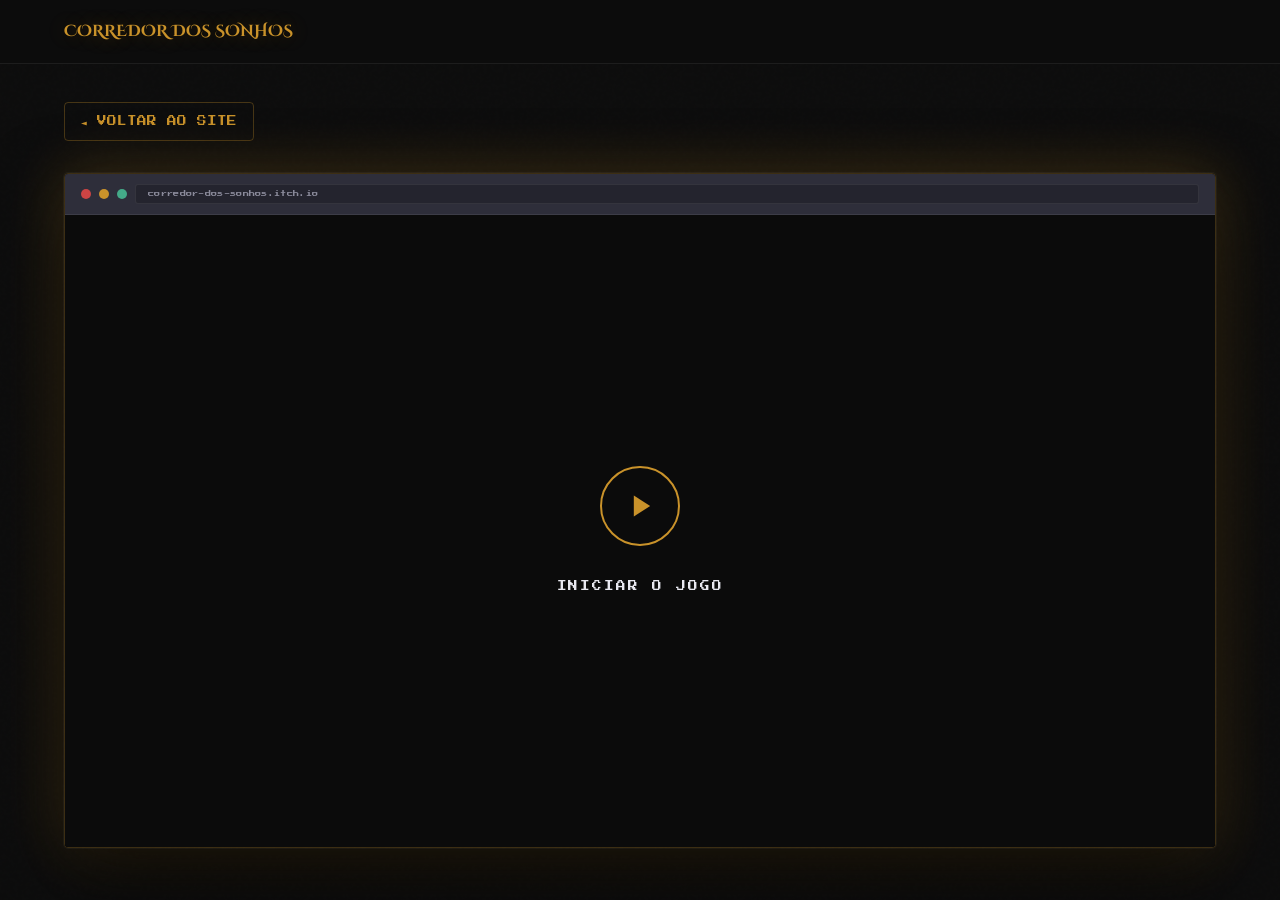
<file: jogar.html>
<!DOCTYPE html>
<html lang="pt-BR" data-theme="dark">
<head>
  <meta charset="UTF-8" />
  <meta name="viewport" content="width=device-width, initial-scale=1.0" />
  <title>Corredor dos Sonhos - Jogar</title>
  <link rel="preconnect" href="https://fonts.googleapis.com" />
  <link rel="preconnect" href="https://fonts.gstatic.com" crossorigin />
  <link href="https://fonts.googleapis.com/css2?family=Cinzel+Decorative:wght@400;700;900&family=Crimson+Text:ital,wght@0,400;0,600;1,400&family=Press+Start+2P&display=swap" rel="stylesheet" />
  <link rel="stylesheet" href="./style.css" />
  <link rel="icon" type="image/svg+xml" href="./favicon.svg">
  <style>
    body { 
      display: flex; 
      flex-direction: column; 
      min-height: 100vh; 
      margin: 0; 
      background: var(--bg); 
    }
    .game-page-wrapper { 
      flex: 1; 
      display: flex; 
      flex-direction: column; 
      align-items: center; 
      justify-content: center; 
      padding: 100px 5% 50px; 
    }
    .back-btn { 
      margin-bottom: 2rem; 
      color: var(--amber); 
      text-decoration: none; 
      font-family: 'Press Start 2P', monospace; 
      font-size: 0.6rem; 
      align-self: flex-start;
      border: 1px solid rgba(201,146,42,0.3);
      padding: 10px 16px;
      border-radius: 4px;
      transition: all 0.2s;
    }
    .back-btn:hover { 
      background: rgba(201,146,42,0.1);
      border-color: var(--amber);
    }
    .iframe-wrapper { width: 100%; max-width: 1200px; height: 75vh; }
    .game-iframe { height: 100%; }
    @media (max-width: 768px) {
      .iframe-wrapper { height: 60vh; }
    }
  </style>
</head>
<body>

  <!-- ─── NAV ─── -->
  <nav>
    <div class="nav-container">
      <a href="index.html" class="nav-logo">CORREDOR DOS SONHOS</a>
      <ul class="nav-links" id="nav-links" style="display: none;"></ul>
    </div>
  </nav>

  <div class="game-page-wrapper">
    <a href="index.html" class="back-btn">◄ VOLTAR AO SITE</a>
    
    <!-- IFRAME DO JOGO -->
    <div class="iframe-wrapper reveal">
      <div class="iframe-topbar">
        <div class="iframe-dot red"></div>
        <div class="iframe-dot amber"></div>
        <div class="iframe-dot green"></div>
        <div class="iframe-url">corredor-dos-sonhos.itch.io</div>
      </div>
      <iframe class="game-iframe" id="game-iframe" src="about:blank"
        data-src="./corredor_dos_sonhos/index.html"
        allowfullscreen title="Corredor dos Sonhos — Jogar no navegador"></iframe>
      <div class="iframe-overlay" id="iframe-overlay">
        <div class="play-icon" id="play-btn">
          <svg viewBox="0 0 24 24"><polygon points="5,3 19,12 5,21" /></svg>
        </div>
        <p class="play-label">INICIAR O JOGO</p>
      </div>
    </div>
  </div>

  <script src="./script.js" defer></script>
  <audio id="bg-music" src="./music.mp3" loop hidden></audio>

</body>
</html>
</file>
<file: style.css>
/* ═══════════════════════════════════════════════════
   CORREDOR DOS SONHOS — style.css
   ═══════════════════════════════════════════════════ */

/* ─── RESET ─── */
*, *::before, *::after { margin:0; padding:0; box-sizing:border-box; }

/* ══════════════════════════════════════════════════
   TEMA ESCURO (padrão)
   Paleta: fundos negros/roxos, texto gelo, âmbar quente
══════════════════════════════════════════════════ */
:root {
  /* Superfícies */
  --bg:           #0d0d0d;
  --bg-alt:       #0f0b14;
  --bg-card:      rgba(255,255,255,0.03);
  --bg-nav:       rgba(13,13,13,0.88);
  --bg-footer:    #080808;
  --bg-input:     rgba(20,20,20,0.8);
  --bg-age-gate:  #000000;

  /* Texto */
  --text:         #e8e8f0;
  --text-muted:   #8a8a9a;
  --text-input:   #e8e8f0;

  /* Acento */
  --amber:        #c9922a;
  --amber2:       #e8b84b;
  --amber-glow:   rgba(201,146,42,0.3);
  --red-accent:   #8b1a1a;
  --red-text:     #c44444;

  /* Estrutura */
  --border:       rgba(255,255,255,0.07);
  --border-focus: rgba(201,146,42,0.6);
  --stone:        #2e2e3a;
  --purple:       #3b1f4e;

  /* Launch alert */
  --launch-bg:    rgba(13,13,13,0.97);
  --launch-border:rgba(201,146,42,0.35);

  /* Persona card */
  --pc-bg:        rgba(20,20,20,0.85);
  --pc-text:      rgba(232,232,240,0.82);
  --pc-border:    rgba(255,255,255,0.08);
}

/* ══════════════════════════════════════════════════
   TEMA CLARO — pergaminho envelhecido + âmbar rico
   Conceito: livro antigo aberto à luz de vela.
   Fundo: creme/sépia. Texto: marrom-escuro.
   Destaques: âmbar mais saturado, vermelho tijolo.
══════════════════════════════════════════════════ */
[data-theme="light"] {
  /* Superfícies */
  --bg:           #f5efe2;
  --bg-alt:       #ede5d4;
  --bg-card:      rgba(255,248,235,0.7);
  --bg-nav:       rgba(245,239,226,0.94);
  --bg-footer:    #e8dfc9;
  --bg-input:     rgba(255,252,244,0.85);
  --bg-age-gate:  #f5efe2;

  /* Texto */
  --text:         #2c1f0e;
  --text-muted:   #7a6245;
  --text-input:   #2c1f0e;

  /* Acento — mais saturado no claro para contrastar */
  --amber:        #b5760f;
  --amber2:       #d4920e;
  --amber-glow:   rgba(181,118,15,0.2);
  --red-accent:   #7a2020;
  --red-text:     #a02828;

  /* Estrutura */
  --border:       rgba(44,31,14,0.12);
  --border-focus: rgba(181,118,15,0.5);
  --stone:        #d8cdb8;
  --purple:       #c8b8d8;

  /* Launch alert */
  --launch-bg:    rgba(245,239,226,0.98);
  --launch-border:rgba(181,118,15,0.45);

  /* Persona card */
  --pc-bg:        rgba(255,252,244,0.9);
  --pc-text:      rgba(44,31,14,0.82);
  --pc-border:    rgba(44,31,14,0.1);
}

/* ─── SCROLLBAR ─── */
::-webkit-scrollbar { width:8px; background:transparent; }
::-webkit-scrollbar-thumb { background:var(--amber); border-radius:8px; border:2px solid var(--bg); }
::-webkit-scrollbar-thumb:hover { background:var(--amber2); }
html { scrollbar-width:thin; scrollbar-color:var(--amber) transparent; scroll-behavior:smooth; }

/* ─── BASE ─── */
body {
  background: var(--bg);
  color: var(--text);
  font-family: 'Crimson Text', Georgia, serif;
  font-size: 1.15rem;
  line-height: 1.7;
  overflow-x: hidden;
  cursor: url("data:image/svg+xml,%3Csvg xmlns='http://www.w3.org/2000/svg' width='20' height='20' viewBox='0 0 20 20'%3E%3Ccircle cx='10' cy='10' r='4' fill='%23c9922a' opacity='0.9'/%3E%3C/svg%3E") 10 10, auto;
  transition: background 0.4s ease, color 0.3s ease;
}

/* Noise overlay — mais suave no claro */
body::before {
  content:'';
  position:fixed; inset:0;
  background-image: url("data:image/svg+xml,%3Csvg viewBox='0 0 256 256' xmlns='http://www.w3.org/2000/svg'%3E%3Cfilter id='n'%3E%3CfeTurbulence type='fractalNoise' baseFrequency='0.9' numOctaves='4' stitchTiles='stitch'/%3E%3C/filter%3E%3Crect width='100%25' height='100%25' filter='url(%23n)' opacity='0.04'/%3E%3C/svg%3E");
  pointer-events:none; z-index:0; opacity:0.3;
}
[data-theme="light"] body::before { opacity:0.08; }

/* ══════════════════════════════════════════════════
   AGE GATE
══════════════════════════════════════════════════ */
#age-gate {
  position:fixed; inset:0;
  background: var(--bg-age-gate);
  z-index:10000;
  display:flex; align-items:center; justify-content:center;
  transition: opacity 0.8s ease, visibility 0.8s ease;
}
[data-theme="light"] #age-gate { background:#f5efe2; }

#age-gate.hidden { opacity:0; visibility:hidden; pointer-events:none; }

.age-gate-content {
  text-align:center; max-width:460px; padding:3rem 2rem;
  animation: fadeWord 0.8s ease forwards;
}

.age-gate-label {
  font-family:'Press Start 2P', monospace; font-size:0.45rem;
  color:var(--amber); letter-spacing:0.35em; margin-bottom:1.5rem;
  text-shadow: 0 0 16px var(--amber-glow);
}

.age-gate-title {
  font-family:'Cinzel Decorative', serif;
  font-size:clamp(1.8rem,5vw,3rem); color:var(--text);
  text-shadow: 0 0 40px var(--amber-glow);
  margin-bottom:1rem;
}
.age-gate-title .wl { color:var(--amber); }

.age-gate-desc {
  font-family:'Crimson Text', serif; font-size:1rem;
  color:var(--text-muted); font-style:italic;
  line-height:1.6; margin-bottom:2.5rem;
}

.age-gate-inputs { display:flex; gap:1rem; justify-content:center; margin-bottom:2rem; }

.age-field { display:flex; flex-direction:column; align-items:center; gap:0.5rem; }

.age-field label {
  font-family:'Press Start 2P', monospace; font-size:0.4rem;
  color:var(--text-muted); letter-spacing:0.2em;
}

.age-field input {
  width:80px; padding:14px 8px;
  background:var(--bg-input);
  border:1px solid var(--border);
  border-radius:4px; color:var(--text);
  font-family:'Press Start 2P', monospace; font-size:0.7rem;
  text-align:center; letter-spacing:0.1em; outline:none;
  transition: border-color 0.3s, box-shadow 0.3s;
  -moz-appearance:textfield; appearance:textfield;
}
.age-field input::-webkit-inner-spin-button,
.age-field input::-webkit-outer-spin-button { -webkit-appearance:none; margin:0; }
.age-field input:focus { border-color:var(--amber); box-shadow:0 0 12px var(--amber-glow); }
.age-field input.error { border-color:var(--red-text); box-shadow:0 0 12px rgba(180,40,40,0.25); }

.age-gate-btn {
  font-family:'Press Start 2P', monospace; font-size:0.6rem;
  background:var(--amber); color:#fff;
  border:2px solid var(--amber); padding:16px 40px; border-radius:4px;
  cursor:pointer; letter-spacing:0.12em;
  transition: all 0.25s ease;
}
[data-theme="dark"] .age-gate-btn { color:#0d0d0d; }
.age-gate-btn:hover { background:var(--amber2); transform:translateY(-2px); box-shadow:0 8px 24px var(--amber-glow); }

.age-gate-error {
  font-family:'Press Start 2P', monospace; font-size:0.4rem;
  color:var(--red-text); letter-spacing:0.1em;
  margin-top:1.25rem; min-height:1.2em;
}

@keyframes ageShake {
  0%,100%{transform:translateX(0)} 20%{transform:translateX(-8px)}
  40%{transform:translateX(8px)} 60%{transform:translateX(-5px)} 80%{transform:translateX(5px)}
}
.age-gate-inputs.shake { animation:ageShake 0.4s ease; }

/* Menor de idade */
.age-gate-blocked { display:none; text-align:center; max-width:480px; padding:3rem 2rem; animation:fadeWord 0.6s ease forwards; }
.age-gate-blocked.visible { display:block; }
.age-blocked-icon { font-size:3rem; margin-bottom:1.5rem; }
.age-blocked-title { font-family:'Cinzel Decorative', serif; font-size:clamp(1.5rem,4vw,2.5rem); color:var(--red-text); margin-bottom:1rem; }
.age-blocked-msg { font-family:'Crimson Text', serif; font-size:1.15rem; color:var(--text); line-height:1.6; margin-bottom:0.75rem; }
.age-blocked-msg strong { color:var(--red-text); }
.age-blocked-sub { font-family:'Press Start 2P', monospace; font-size:0.4rem; color:var(--text-muted); letter-spacing:0.15em; font-style:italic; }

/* ══════════════════════════════════════════════════
   INTRO OVERLAY
══════════════════════════════════════════════════ */
#intro {
  position:fixed; inset:0; background:#000; z-index:9999;
  display:flex; flex-direction:column; align-items:center; justify-content:center; gap:2rem;
  transition: opacity 0.8s ease, visibility 0.8s ease;
}
#intro::before {
  content:''; position:absolute; inset:0;
  background:radial-gradient(circle at center, transparent 30%, rgba(0,0,0,0.6) 100%);
  z-index:0; pointer-events:none;
}
#intro.hidden { opacity:0; visibility:hidden; pointer-events:none; }
#intro.paused, #intro.paused * { animation-play-state:paused !important; }

/* Estrelas */
.intro-stars { position:absolute; inset:0; pointer-events:none; z-index:0; overflow:hidden; }
.intro-stars .star {
  position:absolute; border-radius:50%;
  background:radial-gradient(circle, #ffe98a, #c9922a);
  box-shadow:0 0 4px 1px rgba(201,146,42,0.8), 0 0 10px 2px rgba(232,184,75,0.4);
  animation:starPulse var(--dur) ease-in-out var(--delay) infinite alternate;
}
.intro-stars .star.bright {
  background:radial-gradient(circle, #fff8dc, #ffe98a);
  box-shadow:0 0 6px 2px rgba(255,249,220,0.9), 0 0 14px 4px rgba(232,184,75,0.5);
}
@keyframes starPulse { 0%{opacity:0.2;transform:scale(0.7)} 100%{opacity:1;transform:scale(1)} }

/* Lua */
.intro-moon {
  position:absolute; top:5%; right:8%;
  width:clamp(100px,18vw,240px); height:auto; z-index:0; opacity:0;
  filter:blur(2.5px) drop-shadow(0 0 25px rgba(201,146,42,0.7)) drop-shadow(0 0 60px rgba(232,184,75,0.4));
  animation:moonAppear 2s ease 0.3s forwards, moonFloat 8s ease-in-out 2.3s infinite;
}
@keyframes moonAppear { from{opacity:0;transform:translateY(-30px) scale(0.85)} to{opacity:0.6;transform:translateY(0) scale(1)} }
@keyframes moonFloat { 0%,100%{transform:translateY(0)} 50%{transform:translateY(-10px)} }
#intro.moon-setting .intro-moon { animation:moonSet 1.8s cubic-bezier(0.4,0,0.8,0.4) forwards; }
@keyframes moonSet { 0%{opacity:1;transform:translateY(0) scale(1)} 30%{opacity:0.85} 100%{opacity:0;transform:translateY(55vh) scale(0.5)} }
#intro.moon-setting .intro-stars .star { animation:starFadeOut 1.4s ease forwards; }
@keyframes starFadeOut { to{opacity:0;transform:scale(0.3)} }

/* Linhas de texto */
.intro-line {
  font-family:'Press Start 2P', monospace; font-size:clamp(0.55rem,1.5vw,0.85rem);
  color:#fff; opacity:0; letter-spacing:0.15em; text-align:center;
  text-shadow:0 0 20px rgba(255,255,255,0.6);
  animation:fadeWord 0.6s ease forwards; position:relative; z-index:1;
}
.intro-line.amber { color:#e8b84b; text-shadow:0 0 24px rgba(201,146,42,0.8); }
.intro-line.red   { color:#c44; text-shadow:0 0 24px rgba(180,40,40,0.8); }
.intro-line:nth-of-type(1){animation-delay:0.3s}
.intro-line:nth-of-type(2){animation-delay:1.2s}
.intro-line:nth-of-type(3){animation-delay:2.2s}
.intro-line:nth-of-type(4){animation-delay:3.4s}

.intro-title {
  font-family:'Cinzel Decorative', serif; font-size:clamp(1.5rem,5vw,3.5rem);
  color:#c9922a; opacity:0; text-align:center;
  text-shadow:0 0 40px rgba(201,146,42,0.5);
  animation:fadeWord 1s ease forwards; animation-delay:4.6s;
  position:relative; z-index:1;
}

.intro-skip {
  position:absolute; bottom:2rem; right:2rem; z-index:10;
  font-family:'Press Start 2P', monospace; font-size:0.5rem;
  color:rgba(255,255,255,0.3); cursor:pointer; letter-spacing:0.1em;
  border:1px solid rgba(255,255,255,0.15); padding:10px 16px; border-radius:4px;
  transition:color 0.2s, border-color 0.2s; background:none;
}
.intro-skip:hover { color:rgba(255,255,255,0.7); border-color:rgba(255,255,255,0.4); }

@keyframes fadeWord { from{opacity:0;transform:translateY(8px)} to{opacity:1;transform:translateY(0)} }

/* ══════════════════════════════════════════════════
   NAV
══════════════════════════════════════════════════ */
nav {
  position:fixed; top:0; left:0; right:0; z-index:100;
  height:64px; padding:0 5%;
  background:var(--bg-nav);
  border-bottom:1px solid var(--border);
  backdrop-filter:blur(16px);
  transition: background 0.3s;
}
.nav-container { display:flex; align-items:center; justify-content:space-between; width:100%; height:100%; }

.nav-logo {
  font-family:'Cinzel Decorative', serif; font-size:1rem; font-weight:700;
  color:var(--amber); text-decoration:none; white-space:nowrap;
  text-shadow:0 0 20px var(--amber-glow); flex-shrink:0;
}

.nav-links {
  display:flex; align-items:center; gap:clamp(0.5rem,1.5vw,1.75rem);
  list-style:none; margin:0; padding:0; white-space:nowrap;
}
.nav-links li a {
  font-family:'Crimson Text', serif; font-size:clamp(0.75rem,1.2vw,1rem);
  font-weight:600; color:var(--text-muted); text-decoration:none;
  letter-spacing:0.06em; text-transform:uppercase; white-space:nowrap;
  transition:color 0.2s; display:inline-block;
}
.nav-links li a:hover { color:var(--amber); }
.nav-links .nav-highlight a {
  color:var(--amber); border:1px solid rgba(201,146,42,0.45);
  padding:6px 14px; border-radius:4px;
}
.nav-links .nav-highlight a:hover { background:rgba(201,146,42,0.1); }

/* Theme toggle */
.theme-toggle {
  background:none; border:1px solid var(--border); border-radius:4px;
  padding:6px 10px; font-size:0.9rem; cursor:pointer; line-height:1;
  color:var(--text); transition: border-color 0.2s, transform 0.2s;
}
.theme-toggle:hover { border-color:var(--amber); transform:rotate(20deg) scale(1.15); }

/* ══════════════════════════════════════════════════
   HERO
══════════════════════════════════════════════════ */
.hero {
  position:relative; min-height:100vh;
  display:flex; align-items:center; justify-content:center; overflow:hidden;
  background:
    radial-gradient(ellipse 60% 50% at 50% 80%, rgba(59,31,78,0.7) 0%, transparent 70%),
    radial-gradient(ellipse 40% 30% at 20% 20%, rgba(139,26,26,0.4) 0%, transparent 60%),
    radial-gradient(ellipse 30% 40% at 80% 10%, rgba(201,146,42,0.15) 0%, transparent 60%),
    linear-gradient(180deg, rgba(13,13,13,0.3) 0%, rgba(22,17,31,0.5) 60%, #0d0d0d 100%),
    url('./hero_bg.png') center/cover no-repeat;
}

/* Hero claro: gradientes sépia/dourados sobre a mesma imagem */
[data-theme="light"] .hero {
  background:
    radial-gradient(ellipse 60% 55% at 50% 90%, rgba(181,118,15,0.45) 0%, transparent 65%),
    radial-gradient(ellipse 45% 35% at 15% 15%, rgba(122,32,32,0.28) 0%, transparent 60%),
    radial-gradient(ellipse 35% 45% at 85% 10%, rgba(181,118,15,0.18) 0%, transparent 60%),
    linear-gradient(180deg, rgba(245,239,226,0.15) 0%, rgba(230,215,185,0.45) 65%, #f5efe2 100%),
    url('./hero_bg.png') center/cover no-repeat;
}

.orb { position:absolute; border-radius:50%; pointer-events:none; filter:blur(80px); opacity:0.18; animation:drift linear infinite; }
.orb-1 { width:500px;height:500px;background:var(--purple);top:-10%;left:-10%;animation-duration:30s; }
.orb-2 { width:350px;height:350px;background:var(--red-accent);top:40%;right:-5%;animation-duration:22s;animation-delay:-8s; }
.orb-3 { width:250px;height:250px;background:var(--amber);bottom:10%;left:30%;animation-duration:18s;animation-delay:-5s; }
@keyframes drift {
  0%{transform:translate(0,0) scale(1)} 33%{transform:translate(30px,-20px) scale(1.05)}
  66%{transform:translate(-20px,30px) scale(0.97)} 100%{transform:translate(0,0) scale(1)}
}

.hero-content { position:relative; z-index:2; text-align:center; padding:clamp(7rem,12vh,10rem) 5% clamp(8rem,18vh,12rem); max-width:900px; }

.hero-eyebrow {
  font-family:'Press Start 2P', monospace; font-size:0.55rem;
  color:var(--amber); letter-spacing:0.25em; text-transform:uppercase;
  margin-bottom:2rem; opacity:0; animation:riseUp 0.8s ease 0.3s forwards;
}

.hero-title {
  font-family:'Cinzel Decorative', serif; font-size:clamp(2.5rem,7vw,6rem);
  font-weight:900; line-height:1.05;
  opacity:0; animation:riseUp 1s ease 0.6s forwards;
  margin-bottom:1.5rem;
}
/* No escuro: texto gelo com brilho roxo. No claro: marrom escuro com sombra dourada */
[data-theme="dark"]  .hero-title { color:#e8e8f0; text-shadow:0 0 60px rgba(201,146,42,0.3),0 0 120px rgba(59,31,78,0.5); }
[data-theme="light"] .hero-title { color:#1c0f04; text-shadow:0 0 40px rgba(181,118,15,0.35),0 0 80px rgba(181,118,15,0.15); }
.hero-title span { color:var(--amber); }

.hero-tagline {
  font-size:1.3rem; font-style:italic; color:var(--text-muted);
  max-width:560px; margin:0 auto 3rem;
  opacity:0; animation:riseUp 0.8s ease 1s forwards;
}

.hero-buttons { display:flex; gap:1.2rem; justify-content:center; flex-wrap:wrap; opacity:0; animation:riseUp 0.8s ease 1.3s forwards; }

.btn-play {
  display:flex; align-items:center;
  font-family:'Press Start 2P', monospace; font-size:0.65rem;
  background:var(--amber); color:#fff;
  text-decoration:none; padding:18px 32px; border-radius:4px;
  letter-spacing:0.08em; transition:all 0.25s ease;
  border:2px solid var(--amber); position:relative; overflow:hidden;
}
[data-theme="dark"] .btn-play { color:#0d0d0d; }
.btn-play::after {
  content:''; position:absolute; inset:0;
  background:linear-gradient(45deg,transparent 30%,rgba(255,255,255,0.15) 50%,transparent 70%);
  transform:translateX(-100%); transition:transform 0.4s ease;
}
.btn-play:hover::after { transform:translateX(100%); }
.btn-play:hover { background:var(--amber2); transform:translateY(-3px); box-shadow:0 10px 30px var(--amber-glow); }

.btn-outline {
  font-family:'Crimson Text', serif; font-size:1rem; font-weight:600;
  letter-spacing:0.12em; text-transform:uppercase;
  color:var(--text); text-decoration:none; padding:18px 32px; border-radius:4px;
  border:1px solid var(--border); background:rgba(255,255,255,0.03);
  transition:all 0.25s ease;
}
[data-theme="light"] .btn-outline { background:rgba(44,31,14,0.04); }
.btn-outline:hover { border-color:rgba(201,146,42,0.35); background:rgba(201,146,42,0.06); }

.hero-scroll {
  position:absolute; bottom:2.5rem; left:50%; transform:translateX(-50%);
  display:flex; flex-direction:column; align-items:center; gap:0.5rem;
  opacity:0; animation:fadeIn 1s ease 2s forwards;
}
.hero-scroll span { font-family:'Press Start 2P', monospace; font-size:0.4rem; color:rgba(255,255,255,0.25); letter-spacing:0.2em; }
[data-theme="light"] .hero-scroll span { color:rgba(44,31,14,0.35); }
.scroll-line { width:1px; height:50px; background:linear-gradient(to bottom, var(--amber), transparent); animation:scrollPulse 2s ease-in-out infinite; }
@keyframes scrollPulse { 0%,100%{opacity:0.4;transform:scaleY(1)} 50%{opacity:1;transform:scaleY(1.2)} }
@keyframes riseUp { from{opacity:0;transform:translateY(24px)} to{opacity:1;transform:translateY(0)} }
@keyframes fadeIn  { from{opacity:0} to{opacity:1} }

/* ══════════════════════════════════════════════════
   DIVIDER & RUNE
══════════════════════════════════════════════════ */
.divider {
  width:100%; height:1px;
  background:linear-gradient(to right, transparent, var(--amber), rgba(201,146,42,0.3), transparent);
  opacity:0.4;
}
[data-theme="light"] .divider { opacity:0.55; }

.section-rune {
  text-align:center; font-family:'Cinzel Decorative', serif; font-size:1.2rem;
  color:var(--amber); opacity:0.28; letter-spacing:1em; padding:1.5rem 0 0;
}
[data-theme="light"] .section-rune { opacity:0.45; }

/* ══════════════════════════════════════════════════
   CINEMATIC SECTIONS
══════════════════════════════════════════════════ */
.cinematic {
  position:relative; min-height:90vh;
  display:flex; align-items:center; overflow:hidden;
  background: radial-gradient(ellipse 80% 60% at 20% 50%, rgba(59,31,78,0.3) 0%, transparent 60%), var(--bg);
}
[data-theme="light"] .cinematic {
  background: radial-gradient(ellipse 80% 60% at 20% 50%, rgba(181,118,15,0.08) 0%, transparent 60%), var(--bg);
}

/* CTA dos finais — vermelho no escuro, sépia no claro */
.cinematic-cta {
  background: radial-gradient(ellipse 70% 60% at 80% 50%, rgba(139,26,26,0.25) 0%, transparent 60%), var(--bg) !important;
}
[data-theme="light"] .cinematic-cta {
  background: radial-gradient(ellipse 70% 60% at 80% 50%, rgba(122,32,32,0.12) 0%, transparent 60%), var(--bg) !important;
}

.cinematic-body {
  position:relative; text-align:center; z-index:2;
  max-width:1200px; margin:0 auto;
  display:grid; gap:4rem; padding:7rem 5%;
}
.cinematic-body > p { width:100%; margin:0 auto; }
.cinematic-body.right { text-align:right; justify-items:end; }
.cinematic-body.right > p { text-align:right; margin:0 0 0 auto; }
.cinematic-body.right .section-label { flex-direction:row-reverse; }

.section-label {
  font-family:'Press Start 2P', monospace; font-size:0.5rem;
  color:var(--amber); letter-spacing:0.3em; text-transform:uppercase;
  display:flex; align-items:center; gap:1rem;
}
.section-label::before, .section-label::after {
  content:''; display:block; width:40px; height:1px;
  background:var(--amber); opacity:0.5;
}

.cinematic-body h2 {
  font-family:'Cinzel Decorative', serif; font-size:clamp(2rem,4vw,3.5rem);
  font-weight:700; line-height:1.15; color:var(--text); max-width:680px;
}
.cinematic-body h2 em { color:var(--amber); font-style:normal; }

.cinematic-body p {
  font-size:1.2rem; color:var(--text-muted);
  max-width:580px; font-style:italic;
}

/* ══════════════════════════════════════════════════
   QUOTE
══════════════════════════════════════════════════ */
.quote-section {
  padding:6rem 5%; text-align:center;
  background:linear-gradient(to bottom, var(--bg), rgba(59,31,78,0.1), var(--bg));
  border-top:1px solid var(--border); border-bottom:1px solid var(--border);
}
[data-theme="light"] .quote-section {
  background:linear-gradient(to bottom, var(--bg), rgba(181,118,15,0.07), var(--bg));
}

.quote-section blockquote {
  font-family:'Cinzel Decorative', serif; font-size:clamp(1.2rem,2.5vw,2rem);
  font-style:italic; color:var(--text); max-width:800px; margin:0 auto; line-height:1.5; opacity:0.85;
}
.quote-section cite {
  display:block; margin-top:1.5rem;
  font-family:'Press Start 2P', monospace; font-size:0.45rem;
  color:var(--amber); letter-spacing:0.2em; font-style:normal;
}

/* ══════════════════════════════════════════════════
   PERSONA
══════════════════════════════════════════════════ */
.persona-layout { display:grid; grid-template-columns:1fr 1fr; gap:4rem; }

.persona-img {
  max-width:100%; border:1px solid var(--border); border-radius:4px;
  filter:grayscale(20%) contrast(1.1);
  box-shadow:0 10px 30px rgba(0,0,0,0.4);
}
[data-theme="light"] .persona-img {
  filter:sepia(15%) contrast(1.05);
  box-shadow:0 10px 30px rgba(44,31,14,0.2);
}

.persona-card {
  background:var(--pc-bg); border:1px solid var(--pc-border);
  padding:2rem; border-radius:4px;
}

.persona-card-title {
  font-family:'Cinzel Decorative', serif; font-size:1.5rem; margin-bottom:1rem;
}
.persona-card-title.amber { color:var(--amber); }
.persona-card-title.red   { color:var(--red-text); }

.persona-card-text {
  font-size:1rem; color:var(--pc-text);
  line-height:1.6; margin-bottom:2rem;
}

.persona-list {
  list-style:none; padding:0; color:var(--pc-text);
  font-size:0.95rem; margin-bottom:2rem; line-height:1.8;
}
.persona-bullet { margin-right:10px; }
.persona-bullet.amber { color:var(--amber); }
.persona-bullet.red   { color:var(--red-text); }

/* ══════════════════════════════════════════════════
   SEÇÃO JOGAR
══════════════════════════════════════════════════ */
#jogar {
  position:relative; padding:7rem 5%; text-align:center;
  background:
    radial-gradient(ellipse 80% 60% at 50% 0%, rgba(139,26,26,0.12) 0%, transparent 60%),
    linear-gradient(180deg, var(--bg), var(--bg-alt), var(--bg));
}

.play-header { margin-bottom:3rem; }
.play-header h2 {
  text-align:center; font-family:'Cinzel Decorative', serif;
  font-size:clamp(2rem,4vw,3rem); color:var(--text); margin-bottom:0.75rem;
}
.play-header p { color:var(--text-muted); font-style:italic; text-align:center; }

.iframe-wrapper {
  position:relative; max-width:960px; margin:0 auto;
  border-radius:4px; overflow:hidden;
  border:1px solid rgba(201,146,42,0.25);
  box-shadow:0 0 0 1px rgba(255,255,255,0.04), 0 30px 80px rgba(0,0,0,0.6), 0 0 60px var(--amber-glow);
}
[data-theme="light"] .iframe-wrapper {
  box-shadow:0 0 0 1px rgba(44,31,14,0.06), 0 20px 50px rgba(44,31,14,0.15), 0 0 40px var(--amber-glow);
}

.iframe-topbar {
  background:var(--stone); padding:10px 16px;
  display:flex; align-items:center; gap:8px;
  border-bottom:1px solid var(--border);
}
.iframe-dot { width:10px; height:10px; border-radius:50%; }
.iframe-dot.red   { background:#c44; }
.iframe-dot.amber { background:var(--amber); }
.iframe-dot.green { background:#4a8; }

.iframe-url {
  flex:1; background:rgba(0,0,0,0.2); border:1px solid var(--border); border-radius:3px;
  padding:4px 12px; font-family:'Press Start 2P', monospace; font-size:0.38rem;
  color:var(--text-muted); letter-spacing:0.05em;
}
[data-theme="light"] .iframe-url { background:rgba(44,31,14,0.06); }

.game-iframe { width:100%; height:540px; display:block; border:none; background:#000; }

.iframe-overlay {
  position:absolute; inset:41px 0 0;
  background:rgba(13,13,13,0.88);
  display:flex; flex-direction:column; align-items:center; justify-content:center; gap:2rem;
  cursor:pointer; transition:opacity 0.4s ease;
}
[data-theme="light"] .iframe-overlay { background:rgba(30,20,8,0.82); }
.iframe-overlay.hidden { opacity:0; pointer-events:none; }

.play-icon {
  width:80px; height:80px; border:2px solid var(--amber); border-radius:50%;
  display:flex; align-items:center; justify-content:center;
  transition:all 0.3s ease; animation:pulseRing 2.5s ease-in-out infinite;
}
.play-icon svg { width:28px; height:28px; fill:var(--amber); margin-left:4px; }
.play-icon:hover { background:rgba(201,146,42,0.12); transform:scale(1.1); }
@keyframes pulseRing { 0%,100%{box-shadow:0 0 0 0 rgba(201,146,42,0.4)} 50%{box-shadow:0 0 0 16px rgba(201,146,42,0)} }

.play-label { font-family:'Press Start 2P', monospace; font-size:0.6rem; color:#e8e8f0; letter-spacing:0.2em; }

/* ══════════════════════════════════════════════════
   ÁREAS
══════════════════════════════════════════════════ */
#alas { padding:7rem 5%; background:var(--bg); }
#alas .section-header { text-align:center; margin-bottom:5rem; }
#alas .section-header h2 { font-family:'Cinzel Decorative', serif; font-size:clamp(1.8rem,3.5vw,2.8rem); color:var(--text); margin-bottom:0.75rem; }
#alas .section-header p { color:var(--text-muted); font-style:italic; max-width:560px; margin:0 auto; }

.alas-grid {
  display:grid; grid-template-columns:repeat(2, minmax(0,560px));
  gap:1.5px; justify-content:center; max-width:1200px; margin:0 auto;
}
.ala-card:last-child:nth-child(odd) { grid-column:1/-1; max-width:560px; width:100%; justify-self:center; }

.ala-card {
  position:relative; overflow:hidden; min-height:420px;
  display:flex; flex-direction:column; justify-content:flex-end;
  padding:2.5rem 2rem; cursor:default;
  background-color: #0a0a0c;
}
.ala-bg { position:absolute; inset:0; transition:transform 0.6s ease, filter 0.6s ease; }
.ala-card:hover .ala-bg { transform:scale(1.06); filter:brightness(0.5); }

/* Fundos das áreas — permanentemente escuros em ambos os temas */
.ala-1 .ala-bg { background:radial-gradient(ellipse 60% 50% at 30% 60%,rgba(90,60,130,0.5) 0%,transparent 60%),radial-gradient(ellipse at center,#1c1828 0%,#0f0c18 60%,#0d0d0d 100%); }
.ala-2 .ala-bg { background:radial-gradient(ellipse 60% 50% at 70% 40%,rgba(201,146,42,0.35) 0%,transparent 60%),radial-gradient(ellipse at center,#251808 0%,#160e04 60%,#0d0d0d 100%); }
.ala-3 .ala-bg { background:radial-gradient(ellipse 60% 50% at 50% 40%,rgba(60,130,70,0.3) 0%,transparent 60%),radial-gradient(ellipse at center,#0c1a0e 0%,#080f09 60%,#0d0d0d 100%); }
.ala-4 .ala-bg { background:radial-gradient(ellipse 60% 50% at 40% 60%,rgba(40,70,130,0.35) 0%,transparent 60%),radial-gradient(ellipse at center,#090d1c 0%,#060912 60%,#0d0d0d 100%); }

/* Pixel grid */
.ala-card::before {
  content:''; position:absolute; inset:0; z-index:1;
  background-image:linear-gradient(rgba(255,255,255,0.02) 1px,transparent 1px),linear-gradient(90deg,rgba(255,255,255,0.02) 1px,transparent 1px);
  background-size:16px 16px;
}
.ala-card::after { content:''; position:absolute; inset:0; background:linear-gradient(to top,rgba(0,0,0,0.85) 30%,transparent 70%); z-index:1; }

.ala-content { position:relative; z-index:2; }

.ala-num { font-family:'Press Start 2P', monospace; font-size:0.4rem; letter-spacing:0.25em; margin-bottom:0.75rem; opacity:0.6; }
.ala-1 .ala-num { color:#b090e8; }
.ala-2 .ala-num { color:#c9922a; }
.ala-3 .ala-num { color:#7abf8a; }
.ala-4 .ala-num { color:#5a8fcc; }

.ala-content h3 { font-family:'Cinzel Decorative', serif; font-size:1.4rem; margin-bottom:0.5rem; color:#e8e8f0; }

.ala-content .ala-theme {
  font-size:0.85rem; color:#8a8a9a; font-style:italic; margin-bottom:1rem;
  opacity:0; transform:translateY(10px); transition:opacity 0.4s ease, transform 0.4s ease;
}
.ala-card:hover .ala-theme { opacity:1; transform:translateY(0); }

.ala-content p {
  font-size:1rem; color:rgba(232,232,240,0.65); line-height:1.6;
  max-height:0; overflow:hidden; opacity:0;
  transition:max-height 0.5s ease, opacity 0.4s ease;
}
.ala-card:hover .ala-content p { max-height:120px; opacity:1; }

.ala-1 .wl { color:#c8a8ff; text-shadow:0 0 12px #b090e899; }
.ala-2 .wl { color:#c9922a; text-shadow:0 0 12px #c9922a99; }
.ala-3 .wl { color:#7abf8a; text-shadow:0 0 12px #7abf8a99; }
.ala-4 .wl { color:#5a8fcc; text-shadow:0 0 12px #5a8fcc99; }
.ala-card:hover .wl { filter:brightness(1.2); }

/* ══════════════════════════════════════════════════
   DESTAQUES
══════════════════════════════════════════════════ */
#destaques {
  padding:7rem 5%;
  background:linear-gradient(180deg, var(--bg), var(--bg-alt), var(--bg));
}
#destaques .section-header { text-align:center; margin-bottom:4rem; }
#destaques .section-header h2 { font-family:'Cinzel Decorative', serif; font-size:clamp(1.8rem,3vw,2.6rem); color:var(--text); }

.features-grid { display:grid; grid-template-columns:repeat(auto-fit,minmax(260px,1fr)); gap:1.5rem; max-width:1200px; margin:0 auto; }

.feature-card {
  background:var(--bg-card); border:1px solid var(--border); border-radius:4px;
  padding:2.5rem 2rem; position:relative; overflow:hidden;
  transition:border-color 0.3s, transform 0.3s;
}
[data-theme="light"] .feature-card { background:rgba(255,248,235,0.6); }

.feature-card::before {
  content:''; position:absolute; top:0; left:0; right:0; height:2px;
  background:linear-gradient(to right, transparent, var(--amber), transparent);
  opacity:0; transition:opacity 0.3s;
}
.feature-card:hover { border-color:rgba(201,146,42,0.25); transform:translateY(-4px); }
.feature-card:hover::before { opacity:1; }

.feature-icon { font-family:'Press Start 2P', monospace; font-size:0.9rem; color:var(--amber); margin-bottom:1.25rem; display:block; }
.feature-card h3 { font-family:'Cinzel Decorative', serif; font-size:1.15rem; margin-bottom:0.75rem; color:var(--text); }
.feature-card p  { font-size:1rem; color:var(--text-muted); line-height:1.65; }

/* ══════════════════════════════════════════════════
   CONTATO
══════════════════════════════════════════════════ */
#contato { padding:6rem 5%; background:var(--bg); }

.form-wrapper { max-width:600px; margin:3rem auto 0; }
.contact-form { display:flex; flex-direction:column; gap:1.5rem; }

.form-group { display:flex; flex-direction:column; text-align:left; }
.form-group label { font-family:'Cinzel Decorative', serif; font-size:1rem; color:var(--text); margin-bottom:0.5rem; }
.form-group input,
.form-group textarea {
  font-family:'Crimson Text', serif; font-size:1rem; padding:1rem;
  background:var(--bg-input); border:1px solid var(--border); border-radius:4px;
  color:var(--text-input); outline:none; transition:all 0.3s ease; resize:vertical;
}
.form-group input:focus,
.form-group textarea:focus { border-color:var(--amber); box-shadow:0 0 10px var(--amber-glow); }
.form-group input::placeholder,
.form-group textarea::placeholder { color:var(--text-muted); opacity:0.6; }

.btn-submit {
  font-family:'Press Start 2P', monospace; font-size:0.65rem; letter-spacing:0.1em;
  padding:1rem 3rem; background:transparent;
  color:var(--amber); border:1px solid var(--amber); border-radius:4px;
  cursor:pointer; transition:all 0.3s ease;
}
.btn-submit:hover { background:rgba(201,146,42,0.1); transform:translateY(-2px); box-shadow:0 5px 15px var(--amber-glow); }

/* ══════════════════════════════════════════════════
   BLUR DE CONTEÚDO RESTRITO
══════════════════════════════════════════════════ */
body.images-blurred .persona-image-wrapper img { filter:blur(12px) grayscale(0.4); transition:filter 0.6s ease; }
body.images-blurred #alas { filter:blur(8px) brightness(0.6); transition:filter 0.6s ease; pointer-events:none; }

.blur-banner {
  position:fixed; bottom:0; left:0; right:0; z-index:5000;
  background:rgba(122,32,32,0.92); backdrop-filter:blur(8px);
  padding:12px 5%; display:flex; align-items:center; justify-content:center; gap:1.5rem;
  font-family:'Press Start 2P', monospace; font-size:0.45rem; color:#fff; letter-spacing:0.1em;
  transform:translateY(100%); transition:transform 0.4s ease;
}
.blur-banner.visible { transform:translateY(0); }
.blur-banner-btn {
  font-family:'Press Start 2P', monospace; font-size:0.45rem;
  background:transparent; color:var(--amber); border:1px solid var(--amber);
  padding:8px 16px; border-radius:3px; cursor:pointer; letter-spacing:0.08em; transition:background 0.2s;
}
.blur-banner-btn:hover { background:rgba(201,146,42,0.15); }

/* ══════════════════════════════════════════════════
   LAUNCH ALERT
══════════════════════════════════════════════════ */
.launch-alert {
  position:fixed; inset:0; z-index:11000;
  background:rgba(0,0,0,0.88); backdrop-filter:blur(6px);
  display:flex; align-items:center; justify-content:center; padding:2rem;
  opacity:0; visibility:hidden; pointer-events:none;
  transition:opacity 0.4s ease, visibility 0.4s ease;
}
[data-theme="light"] .launch-alert { background:rgba(44,31,14,0.75); }
.launch-alert.visible { opacity:1; visibility:visible; pointer-events:all; }

.launch-alert-inner {
  text-align:center; max-width:560px; padding:4rem 3rem;
  background:var(--launch-bg); border:1px solid var(--launch-border); border-radius:4px;
  box-shadow:0 0 0 1px rgba(201,146,42,0.1), 0 40px 100px rgba(0,0,0,0.9), 0 0 80px var(--amber-glow);
  animation:launchPop 0.5s cubic-bezier(0.22,1,0.36,1) forwards;
}
@keyframes launchPop { from{transform:scale(0.8) translateY(30px);opacity:0} to{transform:scale(1) translateY(0);opacity:1} }

.launch-alert-label {
  font-family:'Press Start 2P', monospace; font-size:0.5rem;
  color:var(--amber); letter-spacing:0.3em; margin-bottom:1.5rem;
  animation:launchPulse 2s ease-in-out infinite;
}
@keyframes launchPulse { 0%,100%{text-shadow:0 0 16px var(--amber-glow)} 50%{text-shadow:0 0 30px var(--amber),0 0 60px var(--amber-glow)} }

.launch-alert-title { font-family:'Cinzel Decorative', serif; font-size:clamp(1.5rem,4vw,2.5rem); color:var(--text); margin-bottom:1rem; }
.launch-alert-desc  { font-family:'Crimson Text', serif; font-size:1.15rem; color:var(--text-muted); font-style:italic; line-height:1.6; margin-bottom:2.5rem; }
.launch-alert-close {
  font-family:'Press Start 2P', monospace; font-size:0.6rem;
  background:var(--amber); color:#fff; border:2px solid var(--amber);
  padding:16px 36px; border-radius:4px; cursor:pointer; letter-spacing:0.1em; transition:all 0.25s ease;
}
[data-theme="dark"] .launch-alert-close { color:#0d0d0d; }
.launch-alert-close:hover { background:var(--amber2); transform:translateY(-2px); box-shadow:0 8px 24px var(--amber-glow); }

/* ══════════════════════════════════════════════════
   FOOTER
══════════════════════════════════════════════════ */
footer { padding:5rem 5% 3rem; background:var(--bg-footer); border-top:1px solid var(--border); transition:background 0.4s ease; }

.footer-inner { max-width:1200px; margin:0 auto; display:grid; grid-template-columns:1fr auto; gap:3rem; align-items:start; }

.footer-brand h3 { font-family:'Cinzel Decorative', serif; font-size:1.5rem; color:var(--amber); margin-bottom:0.75rem; }
.footer-brand p  { color:var(--text-muted); font-style:italic; max-width:360px; font-size:1rem; }

.footer-nav { display:flex; flex-direction:row; justify-content:flex-end; align-items:center; gap:2rem; flex-wrap:wrap; }
.footer-game-name { font-family:'Cinzel Decorative', serif; font-size:0.85rem; letter-spacing:0.15em; color:var(--amber); margin-right:auto; }
.footer-nav a { font-family:'Press Start 2P', monospace; font-size:0.45rem; color:var(--text-muted); text-decoration:none; letter-spacing:0.1em; transition:color 0.2s; }
.footer-nav a:hover { color:var(--amber); }

.footer-copy {
  max-width:1200px; margin:3rem auto 0; padding-top:1.5rem;
  border-top:1px solid var(--border);
  display:flex; justify-content:space-between; align-items:center; flex-wrap:wrap; gap:1rem;
}
.footer-copy p { font-family:'Press Start 2P', monospace; font-size:0.4rem; color:var(--text-muted); opacity:0.45; letter-spacing:0.08em; }

.footer-actions { display:flex; gap:1.5rem; align-items:center; }

.footer-link {
  font-family:'Press Start 2P', monospace; font-size:0.4rem;
  color:var(--amber); letter-spacing:0.08em; text-decoration:none;
  opacity:0.7; transition:opacity 0.2s;
}
.footer-link:hover { opacity:1; }

.footer-redefine-btn {
  font-family:'Press Start 2P', monospace; font-size:0.4rem;
  color:var(--amber); letter-spacing:0.08em;
  background:transparent; border:1px solid rgba(201,146,42,0.3);
  padding:6px 12px; border-radius:3px; cursor:pointer; opacity:0.7; transition:opacity 0.2s, border-color 0.2s;
}
.footer-redefine-btn:hover { opacity:1; border-color:var(--amber); }

/* ══════════════════════════════════════════════════
   ZIGZAG WAVE
══════════════════════════════════════════════════ */
.zigzag { display:inline; }
.wl { display:inline-block; color:var(--amber); animation:waveLetter 1.8s ease-in-out infinite; text-shadow:0 0 12px var(--amber-glow); }
.wl-word { display:inline-block; white-space:nowrap; }
@keyframes waveLetter { 0%,100%{transform:translateY(0)} 50%{transform:translateY(-5px)} }

/* ══════════════════════════════════════════════════
   SCROLL REVEAL
══════════════════════════════════════════════════ */
.reveal { opacity:0; transform:translateY(32px); transition:opacity 0.8s ease, transform 0.8s ease; }
.reveal.visible { opacity:1; transform:translateY(0); }
.reveal-delay-1 { transition-delay:0.15s; }
.reveal-delay-2 { transition-delay:0.3s; }
.reveal-delay-3 { transition-delay:0.45s; }

/* ══════════════════════════════════════════════════
   HAMBURGER
══════════════════════════════════════════════════ */
.hamburger { display:none; flex-direction:column; gap:5px; cursor:pointer; }
.hamburger span { width:24px; height:2px; background:var(--text); transition:0.3s; }

/* ══════════════════════════════════════════════════
   RESPONSIVO
══════════════════════════════════════════════════ */
@media (max-width:1080px) {
  .nav-logo { font-size:0.85rem; }
  .nav-links { gap:1rem; }
  .nav-links li a { font-size:0.8rem; }
}

@media (max-width:768px) {
  .hamburger { display:flex; }
  .nav-links {
    position:absolute; top:64px; right:0; width:100%;
    background:var(--bg-nav); flex-direction:column; align-items:center;
    gap:2rem; padding:2rem 0;
    transform:translateY(-120%); transition:transform 0.3s ease;
    list-style:none;
  }
  .nav-links.active { transform:translateY(0); }
  .persona-layout { grid-template-columns:1fr; gap:2rem; }
  .alas-grid { grid-template-columns:1fr; }
  .ala-card { min-height: 280px; padding: 1.5rem 1.5rem; }
  .ala-card:last-child:nth-child(odd) { grid-column:auto; max-width:100%; }
  .footer-inner { grid-template-columns:1fr; }
  .footer-nav { justify-content:flex-start; }
  .game-iframe { height:360px; }
}

@media (max-width:480px) {
  .launch-alert-inner { padding:2.5rem 1.5rem; }
  .footer-copy { flex-direction:column; align-items:flex-start; }
  .age-gate-content { padding: 2rem 1rem; }
  .age-field input { width: 70px; padding: 12px 6px; }
  .age-gate-inputs { gap: 0.5rem; }
}

.ala-card {
  position: relative;
  overflow: hidden;
}

.ala-bg {
  position: absolute;
  inset: 0;
  background-size: cover;
  background-position: center;
  opacity: 0.25; /* controla o quão visível fica */
  transition: transform 0.6s ease, opacity 0.6s ease;
}

/* IMAGENS DE CADA ÁREA */
.ala-1 .ala-bg {
  background-image: url('./Castelo.png');
}

.ala-2 .ala-bg {
  background-image: url('./deserto.png');
}

.ala-3 .ala-bg {
  background-image: url('./floresta.png');
}

.ala-4 .ala-bg {
  background-image: url('./cave.png');
}
</file>
<file: site/style.css>
* {
  margin: 0;
  padding: 0;
  box-sizing: border-box;
}

:root {
  --bg: #0a0a0d;
  --bg-soft: #121218;
  --card: rgba(255, 255, 255, 0.04);
  --border: rgba(255, 255, 255, 0.08);
  --text: #f4f4f5;
  --muted: #b0b0bb;
  --accent: #f0b44c;
  --accent-dark: #d89a2b;
}

html {
  scroll-behavior: smooth;
}

body {
  font-family: Arial, Helvetica, sans-serif;
  background: var(--bg);
  color: var(--text);
  line-height: 1.6;
}

img {
  max-width: 100%;
  display: block;
}

.container {
  width: min(1120px, 90%);
  margin: 0 auto;
}

.hero {
  position: relative;
  min-height: 100vh;
  background:
    radial-gradient(circle at top left, rgba(240, 180, 76, 0.12), transparent 25%),
    radial-gradient(circle at top right, rgba(154, 52, 18, 0.18), transparent 25%),
    linear-gradient(180deg, #16161d 0%, #0a0a0d 100%);
  overflow: hidden;
  border-bottom: 1px solid var(--border);
}

.overlay {
  position: absolute;
  inset: 0;
  background: linear-gradient(to bottom, transparent, rgba(0, 0, 0, 0.25));
  pointer-events: none;
}

.hero-content {
  position: relative;
  z-index: 2;
  min-height: 100vh;
  display: grid;
  grid-template-columns: 1.2fr 0.8fr;
  gap: 50px;
  align-items: center;
  padding: 70px 0;
}

.tag,
.section-tag {
  display: inline-block;
  padding: 8px 14px;
  border-radius: 999px;
  background: rgba(240, 180, 76, 0.12);
  border: 1px solid rgba(240, 180, 76, 0.25);
  color: var(--accent);
  font-size: 0.9rem;
  margin-bottom: 20px;
}

.hero-text h1 {
  font-size: 4rem;
  line-height: 1.05;
  margin-bottom: 20px;
}

.hero-text p {
  font-size: 1.15rem;
  color: var(--muted);
  max-width: 640px;
}

.hero-buttons {
  margin-top: 32px;
  display: flex;
  flex-wrap: wrap;
  gap: 14px;
}

.btn {
  display: inline-block;
  text-decoration: none;
  padding: 14px 24px;
  border-radius: 16px;
  font-weight: bold;
  transition: 0.25s ease;
}

.btn.primary {
  background: var(--accent);
  color: #111;
}

.btn.primary:hover {
  background: var(--accent-dark);
  transform: translateY(-2px);
}

.btn.secondary {
  border: 1px solid var(--border);
  background: rgba(255, 255, 255, 0.03);
  color: var(--text);
}

.btn.secondary:hover {
  border-color: rgba(255, 255, 255, 0.2);
  transform: translateY(-2px);
}

.hero-cards {
  margin-top: 36px;
  display: grid;
  grid-template-columns: repeat(3, 1fr);
  gap: 16px;
}

.mini-card {
  background: var(--card);
  border: 1px solid var(--border);
  border-radius: 22px;
  padding: 18px;
}

.mini-card h3 {
  color: var(--accent);
  font-size: 1.5rem;
  margin-bottom: 8px;
}

.mini-card p {
  font-size: 0.95rem;
  color: var(--text);
}

.hero-image {
  display: flex;
  justify-content: center;
}

.image-card {
  background: rgba(255, 255, 255, 0.03);
  border: 1px solid var(--border);
  border-radius: 28px;
  padding: 18px;
  max-width: 420px;
  box-shadow: 0 20px 40px rgba(0, 0, 0, 0.35);
}

.image-card img {
  width: 100%;
  height: 520px;
  object-fit: cover;
  border-radius: 20px;
  border: 1px solid var(--border);
}

.image-caption {
  margin-top: 16px;
  padding: 18px;
  border-radius: 18px;
  background: rgba(0, 0, 0, 0.25);
  border: 1px solid var(--border);
}

.image-caption span {
  display: block;
  color: var(--accent);
  font-size: 0.8rem;
  text-transform: uppercase;
  letter-spacing: 0.15em;
  margin-bottom: 10px;
}

.section {
  padding: 90px 0;
}

.dark {
  background: var(--bg-soft);
  border-top: 1px solid var(--border);
  border-bottom: 1px solid var(--border);
}

.about {
  display: grid;
  grid-template-columns: 2fr 1fr;
  gap: 28px;
}

.about-main,
.about-side,
.feature-card,
.gallery-box,
.cta-box {
  background: var(--card);
  border: 1px solid var(--border);
  border-radius: 26px;
  padding: 32px;
}

.about-main h2,
.section-header h2,
.cta-box h2 {
  font-size: 2.2rem;
  margin-bottom: 18px;
}

.about-side h3,
.feature-card h3 {
  font-size: 1.4rem;
  margin-bottom: 12px;
}

.about-main p,
.about-side p,
.feature-card p,
.cta-box p {
  color: var(--muted);
}

.section-header {
  margin-bottom: 34px;
}

.features {
  display: grid;
  grid-template-columns: repeat(2, 1fr);
  gap: 22px;
}

.gallery {
  display: grid;
  grid-template-columns: repeat(4, 1fr);
  gap: 18px;
}

.gallery-box {
  min-height: 180px;
  display: flex;
  align-items: end;
  font-weight: bold;
  font-size: 1.1rem;
  background:
    linear-gradient(to top, rgba(0, 0, 0, 0.65), rgba(0, 0, 0, 0.15)),
    linear-gradient(135deg, #1b1b24, #2a2a36);
}

.cta-box {
  text-align: center;
  max-width: 760px;
  margin: 0 auto;
}

.cta-box p {
  margin: 16px 0 26px;
}

@media (max-width: 980px) {
  .hero-content,
  .about {
    grid-template-columns: 1fr;
  }

  .hero-text h1 {
    font-size: 3rem;
  }

  .hero-image {
    justify-content: flex-start;
  }

  .features,
  .gallery,
  .hero-cards {
    grid-template-columns: 1fr;
  }
}

@media (max-width: 600px) {
  .hero {
    min-height: auto;
  }

  .hero-content {
    padding: 50px 0;
  }

  .hero-text h1 {
    font-size: 2.4rem;
  }

  .about-main h2,
  .section-header h2,
  .cta-box h2 {
    font-size: 1.8rem;
  }

  .image-card img {
    height: 400px;
  }
}
</file>
